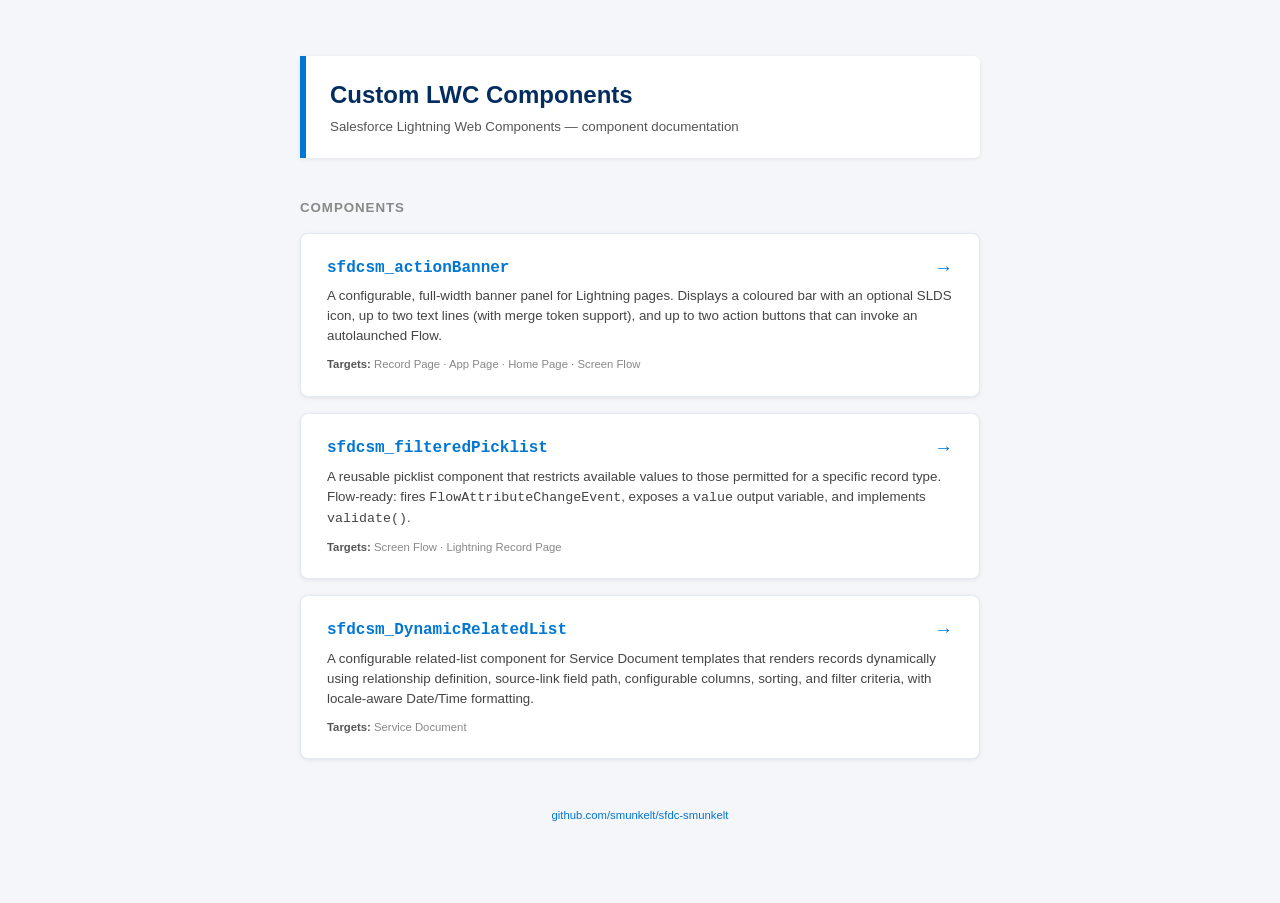
<file: documentation/index.html>
<!DOCTYPE html>
<html lang="en">
<head>
  <meta charset="UTF-8" />
  <meta name="viewport" content="width=device-width, initial-scale=1.0" />
  <title>Custom LWC Components – Documentation</title>
  <style>
    *, *::before, *::after { box-sizing: border-box; margin: 0; padding: 0; }

    body {
      font-family: 'Segoe UI', Arial, sans-serif;
      font-size: 10.5pt;
      color: #1b1b1b;
      background: #f4f6f9;
      line-height: 1.55;
      min-height: 100vh;
    }

    .page {
      max-width: 760px;
      margin: 0 auto;
      padding: 56px 40px 80px;
    }

    .header {
      border-left: 6px solid #0176d3;
      padding: 20px 24px;
      margin-bottom: 40px;
      background: #fff;
      border-radius: 0 6px 6px 0;
      box-shadow: 0 1px 4px rgba(0,0,0,.08);
    }

    .header h1 {
      font-size: 18pt;
      font-weight: 700;
      color: #032d60;
      margin-bottom: 4px;
    }

    .header p {
      font-size: 10pt;
      color: #555;
    }

    h2 {
      font-size: 10pt;
      font-weight: 700;
      text-transform: uppercase;
      letter-spacing: 0.07em;
      color: #888;
      margin-bottom: 14px;
    }

    .card-list {
      display: flex;
      flex-direction: column;
      gap: 16px;
    }

    .card {
      background: #fff;
      border-radius: 8px;
      box-shadow: 0 1px 4px rgba(0,0,0,.08);
      padding: 22px 26px;
      text-decoration: none;
      color: inherit;
      display: block;
      border: 1px solid #e2eaf3;
      transition: box-shadow 0.15s, border-color 0.15s;
    }

    .card:hover {
      box-shadow: 0 4px 14px rgba(1,118,211,.13);
      border-color: #0176d3;
    }

    .card-name {
      font-size: 12pt;
      font-weight: 700;
      color: #0176d3;
      margin-bottom: 6px;
      font-family: 'Consolas', monospace;
    }

    .card-desc {
      font-size: 10pt;
      color: #444;
      line-height: 1.5;
      margin-bottom: 10px;
    }

    .card-targets {
      font-size: 8.5pt;
      color: #888;
    }

    .card-targets strong {
      color: #555;
    }

    .arrow {
      float: right;
      font-size: 14pt;
      color: #0176d3;
      margin-top: -2px;
    }

    footer {
      margin-top: 48px;
      font-size: 8.5pt;
      color: #aaa;
      text-align: center;
    }

    footer a {
      color: #0176d3;
      text-decoration: none;
    }
  </style>
</head>
<body>
  <div class="page">

    <div class="header">
      <h1>Custom LWC Components</h1>
      <p>Salesforce Lightning Web Components — component documentation</p>
    </div>

    <h2>Components</h2>

    <div class="card-list">

      <a class="card" href="sfdcsm_actionBanner-documentation.html">
        <span class="arrow">→</span>
        <div class="card-name">sfdcsm_actionBanner</div>
        <div class="card-desc">
          A configurable, full-width banner panel for Lightning pages. Displays a coloured bar with
          an optional SLDS icon, up to two text lines (with merge token support), and up to two
          action buttons that can invoke an autolaunched Flow.
        </div>
        <div class="card-targets"><strong>Targets:</strong> Record Page · App Page · Home Page · Screen Flow</div>
      </a>

      <a class="card" href="sfdcsm_filteredPicklist-documentation.html">
        <span class="arrow">→</span>
        <div class="card-name">sfdcsm_filteredPicklist</div>
        <div class="card-desc">
          A reusable picklist component that restricts available values to those permitted for a
          specific record type. Flow-ready: fires <code>FlowAttributeChangeEvent</code>, exposes a
          <code>value</code> output variable, and implements <code>validate()</code>.
        </div>
        <div class="card-targets"><strong>Targets:</strong> Screen Flow · Lightning Record Page</div>
      </a>

      <a class="card" href="sfdcsm_dynamicRelatedList-documentation.html">
        <span class="arrow">→</span>
        <div class="card-name">sfdcsm_DynamicRelatedList</div>
        <div class="card-desc">
          A configurable related-list component for Service Document templates that renders records
          dynamically using relationship definition, source-link field path, configurable columns,
          sorting, and filter criteria, with locale-aware Date/Time formatting.
        </div>
        <div class="card-targets"><strong>Targets:</strong> Service Document</div>
      </a>

    </div>

    <footer>
      <a href="https://github.com/smunkelt/sfdc-smunkelt">github.com/smunkelt/sfdc-smunkelt</a>
    </footer>

  </div>
</body>
</html>
</file>
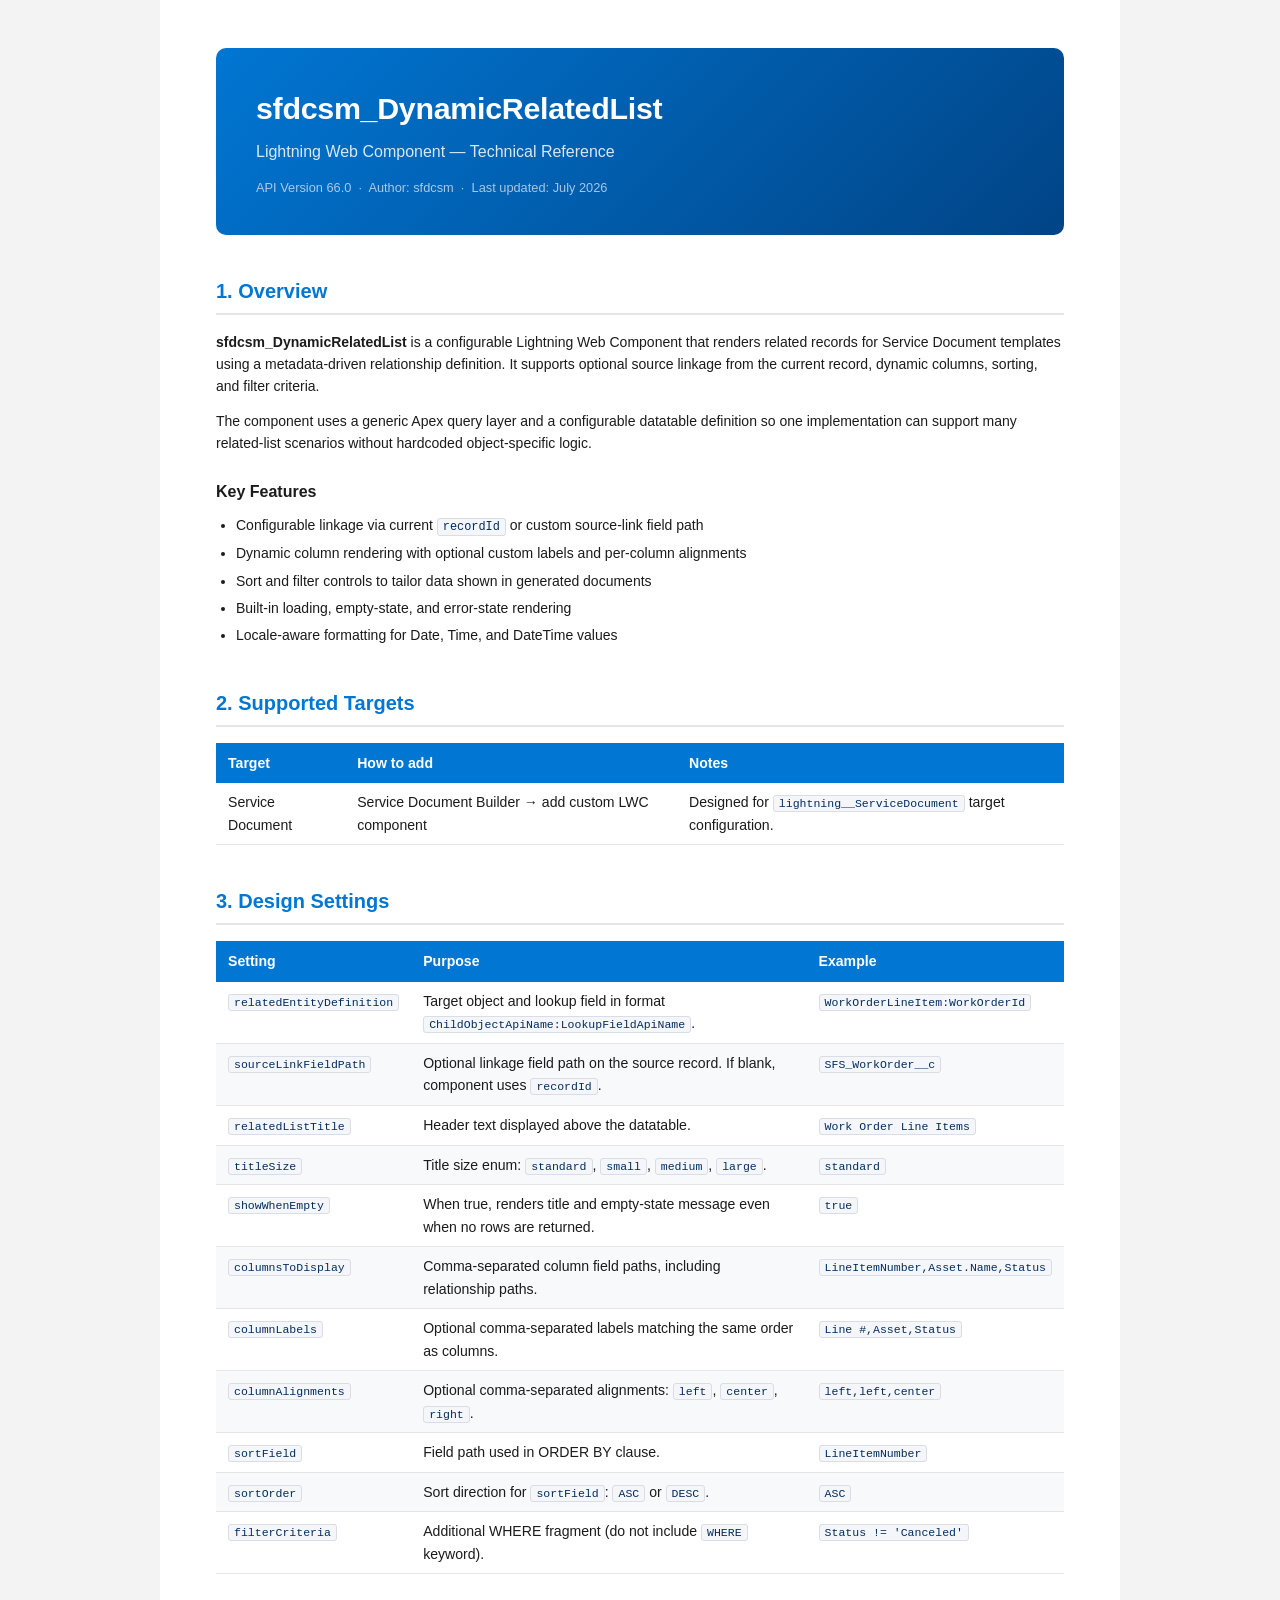
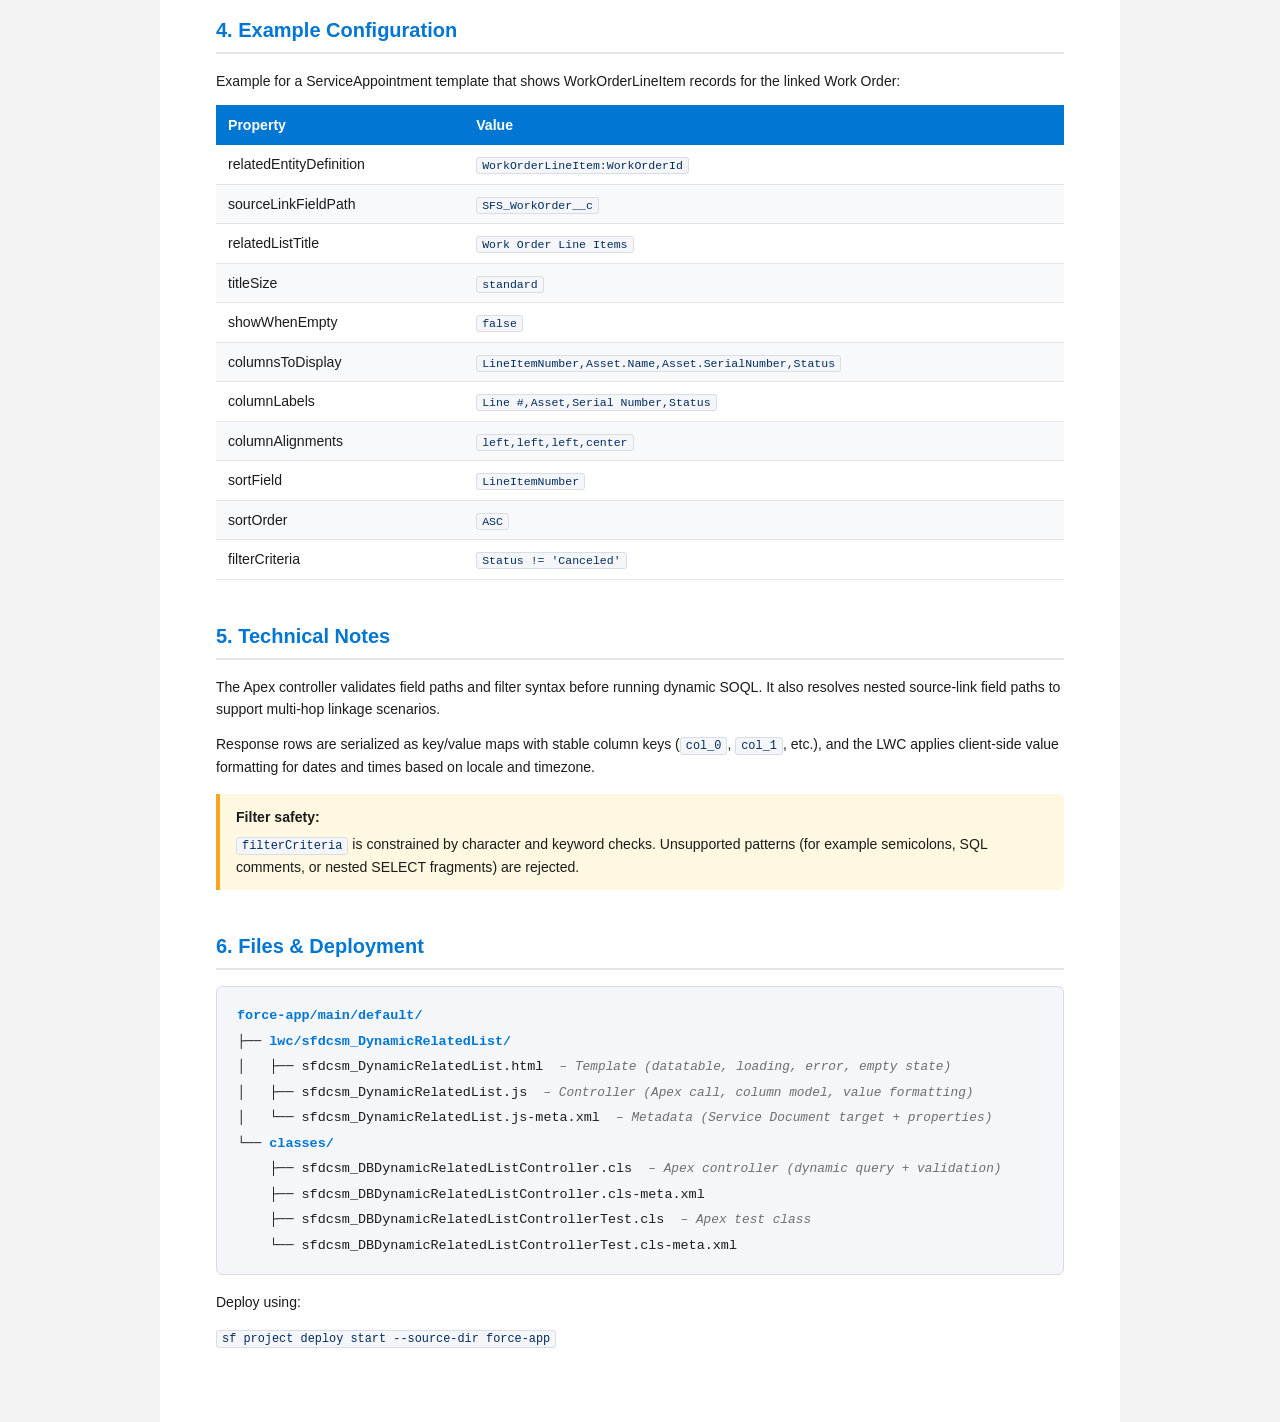
<file: documentation/sfdcsm_dynamicRelatedList-documentation.html>
<!DOCTYPE html>
<html lang="en">
<head>
<meta charset="UTF-8"/>
<meta name="viewport" content="width=device-width, initial-scale=1.0"/>
<title>sfdcsm_DynamicRelatedList — Technical Documentation</title>
<style>
  /* ── Base ─────────────────────────────────────────────────────────────────── */
  *, *::before, *::after { box-sizing: border-box; margin: 0; padding: 0; }
  body {
    font-family: 'Salesforce Sans', Arial, sans-serif;
    font-size: 14px;
    line-height: 1.6;
    color: #1b1b1b;
    background: #f3f3f3;
  }

  /* ── Page wrapper ─────────────────────────────────────────────────────────── */
  .page { max-width: 960px; margin: 0 auto; background: #fff; padding: 48px 56px 64px; }

  /* ── Header ───────────────────────────────────────────────────────────────── */
  .doc-header {
    background: linear-gradient(135deg, #0176d3 0%, #014486 100%);
    color: #fff;
    padding: 36px 40px;
    border-radius: 10px;
    margin-bottom: 40px;
  }
  .doc-header h1 { font-size: 1.9rem; font-weight: 700; letter-spacing: -0.3px; }
  .doc-header .subtitle { font-size: 1rem; opacity: 0.85; margin-top: 6px; }
  .doc-header .meta { font-size: 0.8rem; opacity: 0.65; margin-top: 14px; }

  /* ── Headings ─────────────────────────────────────────────────────────────── */
  h2 {
    font-size: 1.25rem; font-weight: 700; color: #0176d3;
    border-bottom: 2px solid #e5e5e5; padding-bottom: 6px;
    margin: 40px 0 16px;
  }
  h3 { font-size: 1rem; font-weight: 700; color: #1b1b1b; margin: 24px 0 10px; }

  /* ── Paragraphs & lists ───────────────────────────────────────────────────── */
  p { margin-bottom: 12px; }
  ul, ol { margin: 0 0 12px 20px; }
  li { margin-bottom: 5px; }

  /* ── Code & inline code ───────────────────────────────────────────────────── */
  code {
    font-family: 'SFMono-Regular', Consolas, monospace;
    font-size: 0.85em;
    background: #f4f6f9;
    border: 1px solid #d8dde6;
    border-radius: 3px;
    padding: 1px 5px;
    color: #032d60;
  }

  /* ── Tables ───────────────────────────────────────────────────────────────── */
  table { width: 100%; border-collapse: collapse; margin-bottom: 20px; font-size: 0.88rem; }
  th {
    background: #0176d3; color: #fff; font-weight: 600;
    text-align: left; padding: 9px 12px;
  }
  td { padding: 8px 12px; border-bottom: 1px solid #e5e5e5; vertical-align: top; }
  tr:nth-child(even) td { background: #f8f9fb; }
  td code { font-size: 0.82em; }

  /* ── Note / callout ───────────────────────────────────────────────────────── */
  .note {
    background: #eff6ff;
    border-left: 4px solid #0176d3;
    border-radius: 0 6px 6px 0;
    padding: 12px 16px;
    margin: 16px 0;
    font-size: 0.88rem;
  }
  .note.warn {
    background: #fff8e1;
    border-left-color: #f5a623;
  }
  .note strong { display: block; margin-bottom: 4px; }

  /* ── File tree ────────────────────────────────────────────────────────────── */
  .filetree {
    font-family: 'SFMono-Regular', Consolas, monospace;
    font-size: 0.84rem;
    background: #f4f6f9;
    border: 1px solid #d8dde6;
    border-radius: 6px;
    padding: 16px 20px;
    line-height: 1.9;
    margin-bottom: 16px;
  }
  .filetree .dir  { color: #0176d3; font-weight: 700; }
  .filetree .file { color: #1b1b1b; }
  .filetree .note { background: none; border: none; padding: 0;
                    color: #6e6e6e; font-style: italic; font-size: 0.8rem; }

  /* ── Print ────────────────────────────────────────────────────────────────── */
  @media print {
    *, *::before, *::after {
      -webkit-print-color-adjust: exact !important;
      print-color-adjust: exact !important;
      color-adjust: exact !important;
    }
    body { background: #fff; font-size: 11pt; }
    .page { padding: 0; max-width: 100%; }
    h2 { page-break-after: avoid; }
    table, .note, .filetree { page-break-inside: avoid; }
  }
</style>
</head>
<body>
<div class="page">

  <div class="doc-header">
    <h1>sfdcsm_DynamicRelatedList</h1>
    <div class="subtitle">Lightning Web Component — Technical Reference</div>
    <div class="meta">API Version 66.0 &nbsp;·&nbsp; Author: sfdcsm &nbsp;·&nbsp; Last updated: July 2026</div>
  </div>

  <h2>1. Overview</h2>
  <p>
    <strong>sfdcsm_DynamicRelatedList</strong> is a configurable Lightning Web Component that renders
    related records for Service Document templates using a metadata-driven relationship definition.
    It supports optional source linkage from the current record, dynamic columns, sorting, and filter criteria.
  </p>
  <p>
    The component uses a generic Apex query layer and a configurable datatable definition so one implementation
    can support many related-list scenarios without hardcoded object-specific logic.
  </p>

  <h3>Key Features</h3>
  <ul>
    <li>Configurable linkage via current <code>recordId</code> or custom source-link field path</li>
    <li>Dynamic column rendering with optional custom labels and per-column alignments</li>
    <li>Sort and filter controls to tailor data shown in generated documents</li>
    <li>Built-in loading, empty-state, and error-state rendering</li>
    <li>Locale-aware formatting for Date, Time, and DateTime values</li>
  </ul>

  <h2>2. Supported Targets</h2>
  <table>
    <thead>
      <tr><th>Target</th><th>How to add</th><th>Notes</th></tr>
    </thead>
    <tbody>
      <tr>
        <td>Service Document</td>
        <td>Service Document Builder → add custom LWC component</td>
        <td>Designed for <code>lightning__ServiceDocument</code> target configuration.</td>
      </tr>
    </tbody>
  </table>

  <h2>3. Design Settings</h2>
  <table>
    <thead>
      <tr><th>Setting</th><th>Purpose</th><th>Example</th></tr>
    </thead>
    <tbody>
      <tr>
        <td><code>relatedEntityDefinition</code></td>
        <td>Target object and lookup field in format <code>ChildObjectApiName:LookupFieldApiName</code>.</td>
        <td><code>WorkOrderLineItem:WorkOrderId</code></td>
      </tr>
      <tr>
        <td><code>sourceLinkFieldPath</code></td>
        <td>Optional linkage field path on the source record. If blank, component uses <code>recordId</code>.</td>
        <td><code>SFS_WorkOrder__c</code></td>
      </tr>
      <tr>
        <td><code>relatedListTitle</code></td>
        <td>Header text displayed above the datatable.</td>
        <td><code>Work Order Line Items</code></td>
      </tr>
      <tr>
        <td><code>titleSize</code></td>
        <td>Title size enum: <code>standard</code>, <code>small</code>, <code>medium</code>, <code>large</code>.</td>
        <td><code>standard</code></td>
      </tr>
      <tr>
        <td><code>showWhenEmpty</code></td>
        <td>When true, renders title and empty-state message even when no rows are returned.</td>
        <td><code>true</code></td>
      </tr>
      <tr>
        <td><code>columnsToDisplay</code></td>
        <td>Comma-separated column field paths, including relationship paths.</td>
        <td><code>LineItemNumber,Asset.Name,Status</code></td>
      </tr>
      <tr>
        <td><code>columnLabels</code></td>
        <td>Optional comma-separated labels matching the same order as columns.</td>
        <td><code>Line #,Asset,Status</code></td>
      </tr>
      <tr>
        <td><code>columnAlignments</code></td>
        <td>Optional comma-separated alignments: <code>left</code>, <code>center</code>, <code>right</code>.</td>
        <td><code>left,left,center</code></td>
      </tr>
      <tr>
        <td><code>sortField</code></td>
        <td>Field path used in ORDER BY clause.</td>
        <td><code>LineItemNumber</code></td>
      </tr>
      <tr>
        <td><code>sortOrder</code></td>
        <td>Sort direction for <code>sortField</code>: <code>ASC</code> or <code>DESC</code>.</td>
        <td><code>ASC</code></td>
      </tr>
      <tr>
        <td><code>filterCriteria</code></td>
        <td>Additional WHERE fragment (do not include <code>WHERE</code> keyword).</td>
        <td><code>Status != 'Canceled'</code></td>
      </tr>
    </tbody>
  </table>

  <h2>4. Example Configuration</h2>
  <p>
    Example for a ServiceAppointment template that shows WorkOrderLineItem records for the linked Work Order:
  </p>
  <table>
    <thead>
      <tr><th>Property</th><th>Value</th></tr>
    </thead>
    <tbody>
      <tr><td>relatedEntityDefinition</td><td><code>WorkOrderLineItem:WorkOrderId</code></td></tr>
      <tr><td>sourceLinkFieldPath</td><td><code>SFS_WorkOrder__c</code></td></tr>
      <tr><td>relatedListTitle</td><td><code>Work Order Line Items</code></td></tr>
      <tr><td>titleSize</td><td><code>standard</code></td></tr>
      <tr><td>showWhenEmpty</td><td><code>false</code></td></tr>
      <tr><td>columnsToDisplay</td><td><code>LineItemNumber,Asset.Name,Asset.SerialNumber,Status</code></td></tr>
      <tr><td>columnLabels</td><td><code>Line #,Asset,Serial Number,Status</code></td></tr>
      <tr><td>columnAlignments</td><td><code>left,left,left,center</code></td></tr>
      <tr><td>sortField</td><td><code>LineItemNumber</code></td></tr>
      <tr><td>sortOrder</td><td><code>ASC</code></td></tr>
      <tr><td>filterCriteria</td><td><code>Status != 'Canceled'</code></td></tr>
    </tbody>
  </table>

  <h2>5. Technical Notes</h2>
  <p>
    The Apex controller validates field paths and filter syntax before running dynamic SOQL. It also resolves
    nested source-link field paths to support multi-hop linkage scenarios.
  </p>
  <p>
    Response rows are serialized as key/value maps with stable column keys (<code>col_0</code>, <code>col_1</code>, etc.),
    and the LWC applies client-side value formatting for dates and times based on locale and timezone.
  </p>
  <div class="note warn">
    <strong>Filter safety:</strong> <code>filterCriteria</code> is constrained by character and keyword checks.
    Unsupported patterns (for example semicolons, SQL comments, or nested SELECT fragments) are rejected.
  </div>

  <h2>6. Files &amp; Deployment</h2>
  <div class="filetree">
    <span class="dir">force-app/main/default/</span><br/>
    ├── <span class="dir">lwc/sfdcsm_DynamicRelatedList/</span><br/>
    │&nbsp;&nbsp;&nbsp;├── <span class="file">sfdcsm_DynamicRelatedList.html</span> &nbsp;<span class="note">– Template (datatable, loading, error, empty state)</span><br/>
    │&nbsp;&nbsp;&nbsp;├── <span class="file">sfdcsm_DynamicRelatedList.js</span> &nbsp;<span class="note">– Controller (Apex call, column model, value formatting)</span><br/>
    │&nbsp;&nbsp;&nbsp;└── <span class="file">sfdcsm_DynamicRelatedList.js-meta.xml</span> &nbsp;<span class="note">– Metadata (Service Document target + properties)</span><br/>
    └── <span class="dir">classes/</span><br/>
    &nbsp;&nbsp;&nbsp;&nbsp;├── <span class="file">sfdcsm_DBDynamicRelatedListController.cls</span> &nbsp;<span class="note">– Apex controller (dynamic query + validation)</span><br/>
    &nbsp;&nbsp;&nbsp;&nbsp;├── <span class="file">sfdcsm_DBDynamicRelatedListController.cls-meta.xml</span><br/>
    &nbsp;&nbsp;&nbsp;&nbsp;├── <span class="file">sfdcsm_DBDynamicRelatedListControllerTest.cls</span> &nbsp;<span class="note">– Apex test class</span><br/>
    &nbsp;&nbsp;&nbsp;&nbsp;└── <span class="file">sfdcsm_DBDynamicRelatedListControllerTest.cls-meta.xml</span>
  </div>
  <p>Deploy using:</p>
  <p><code>sf project deploy start --source-dir force-app</code></p>

</div>
</body>
</html>
</file>
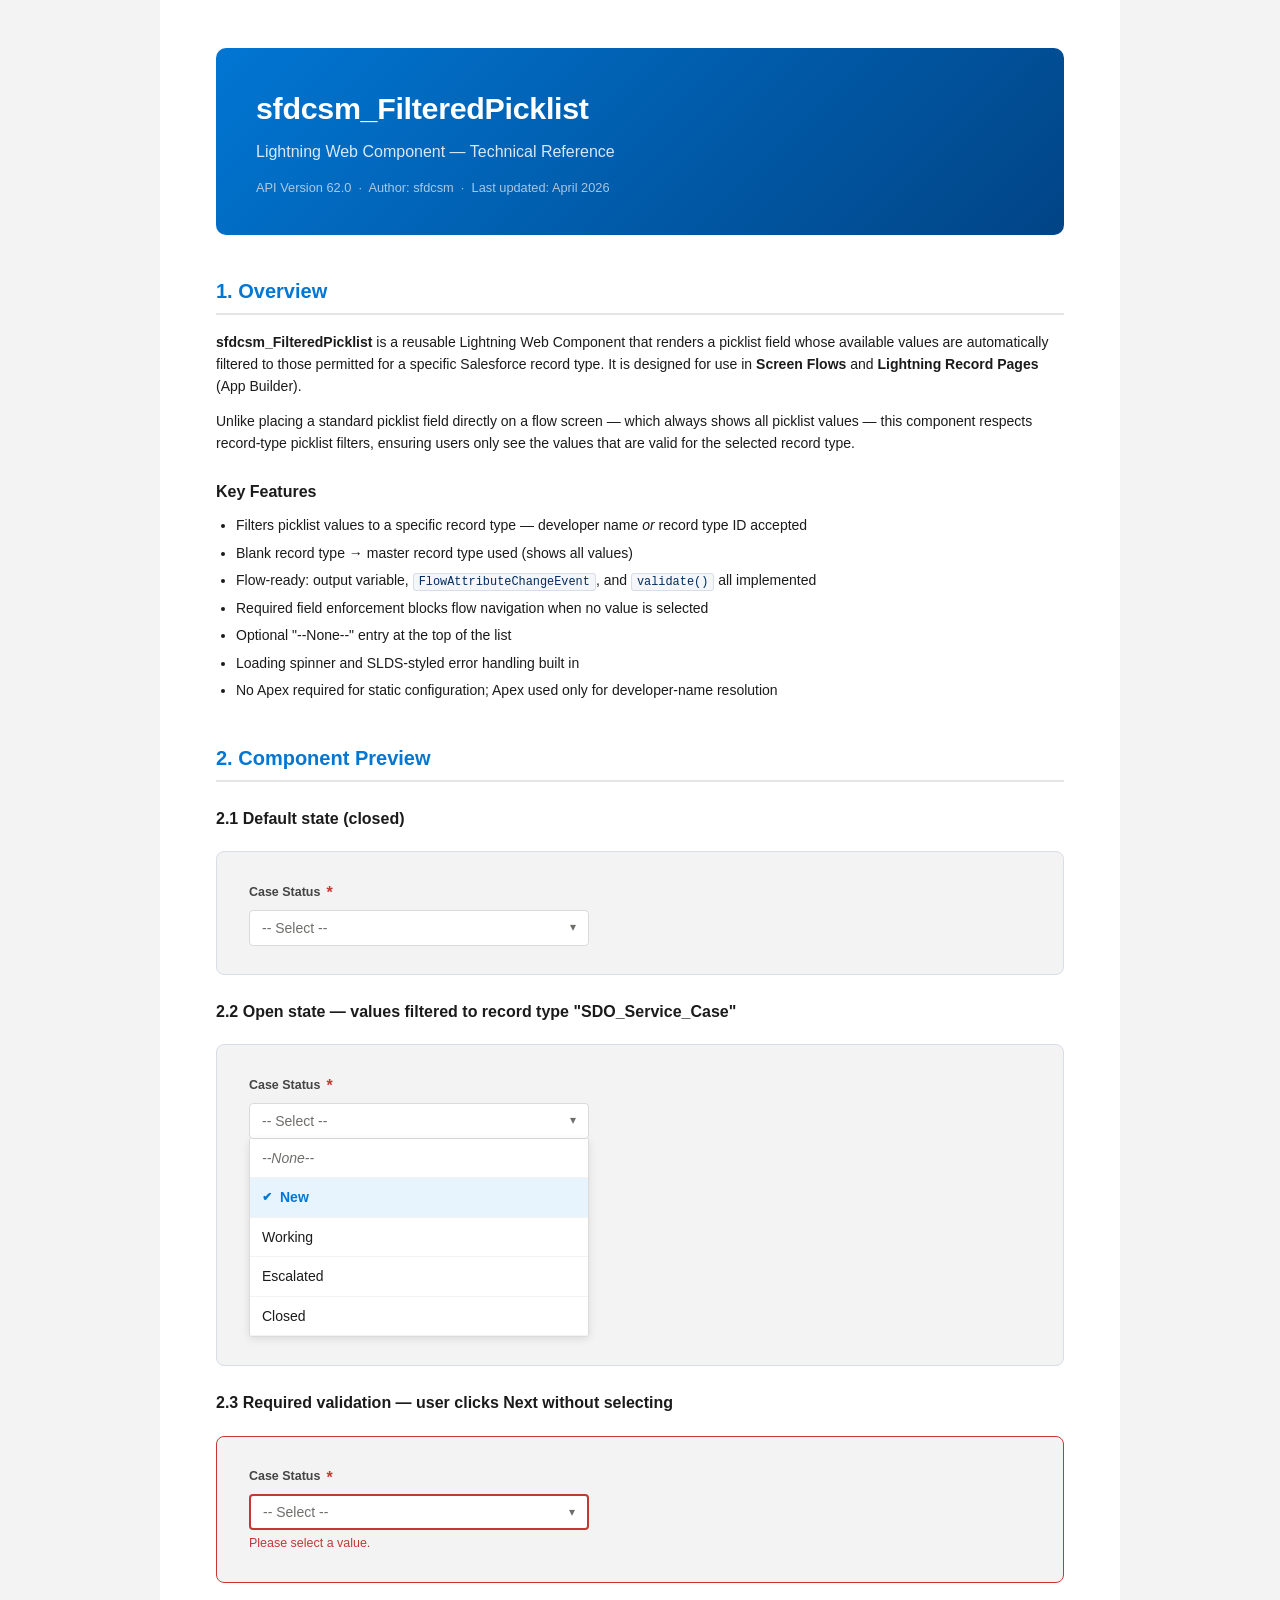
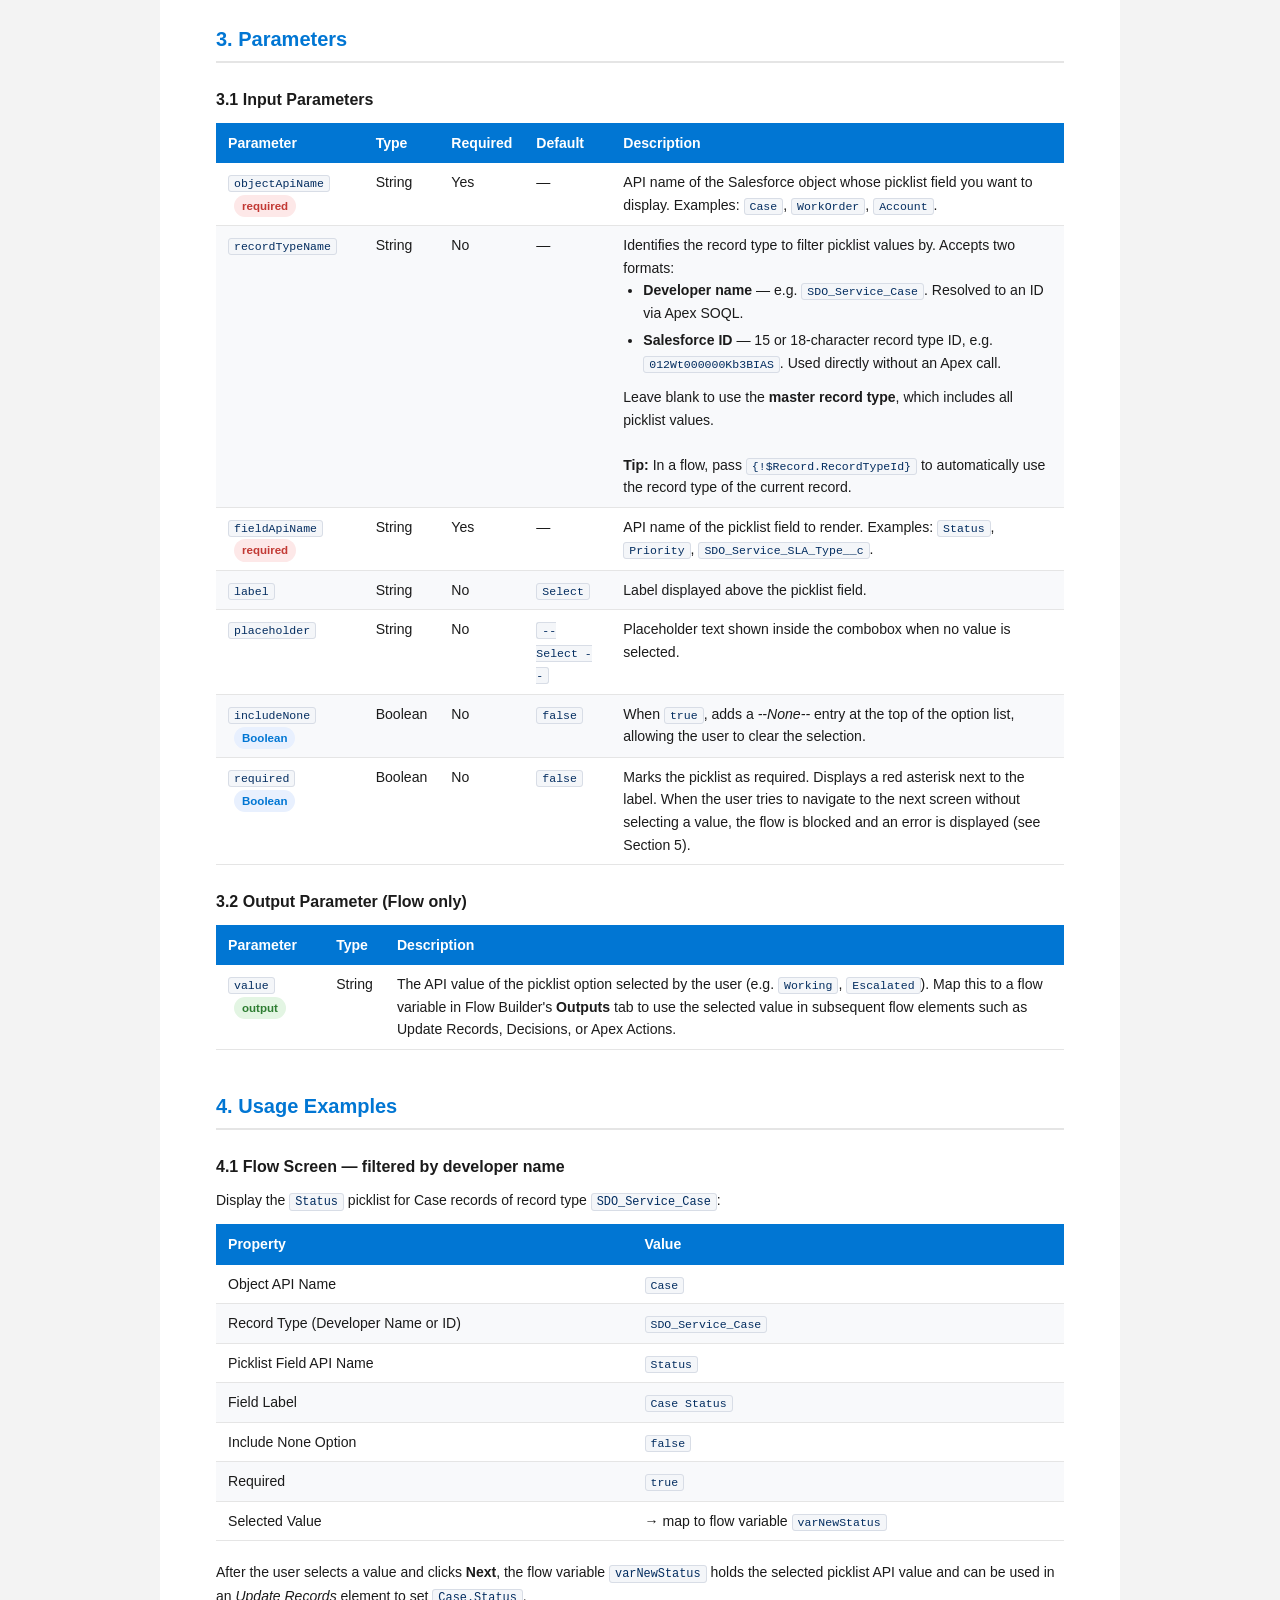
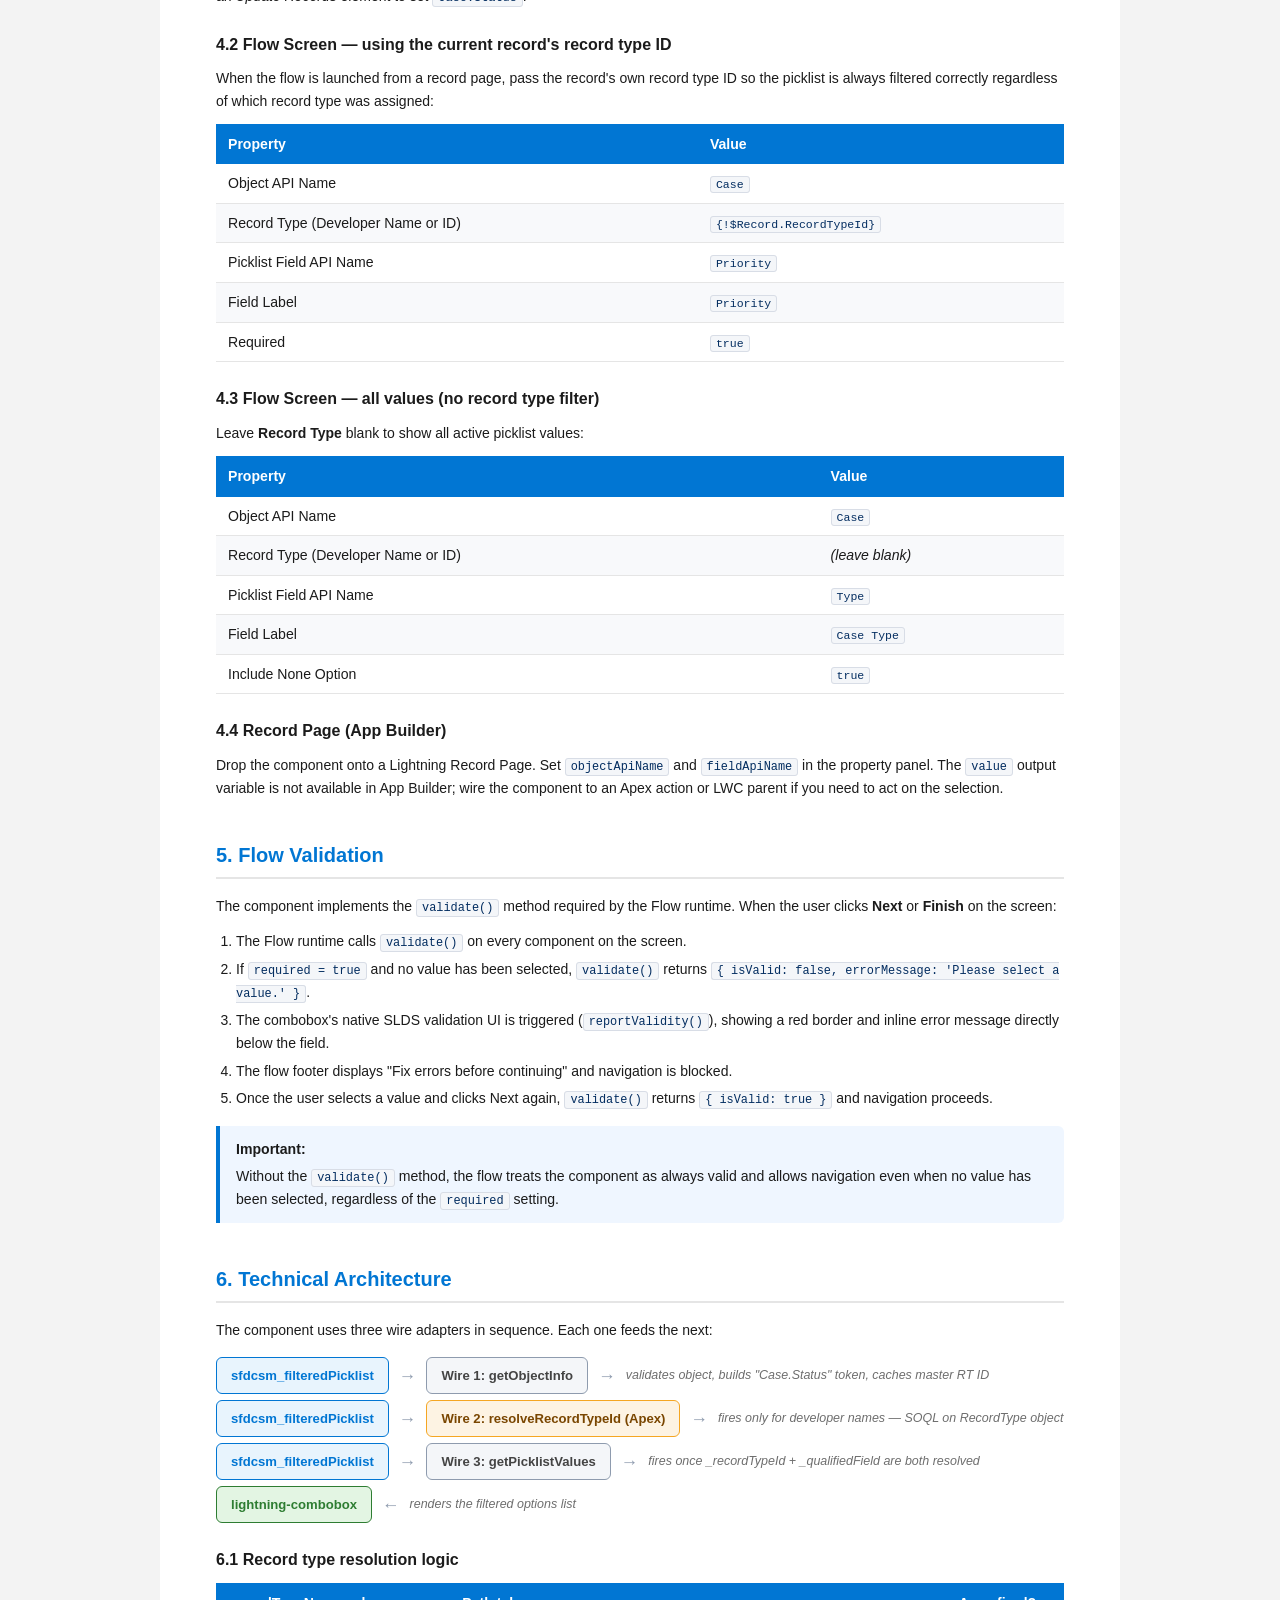
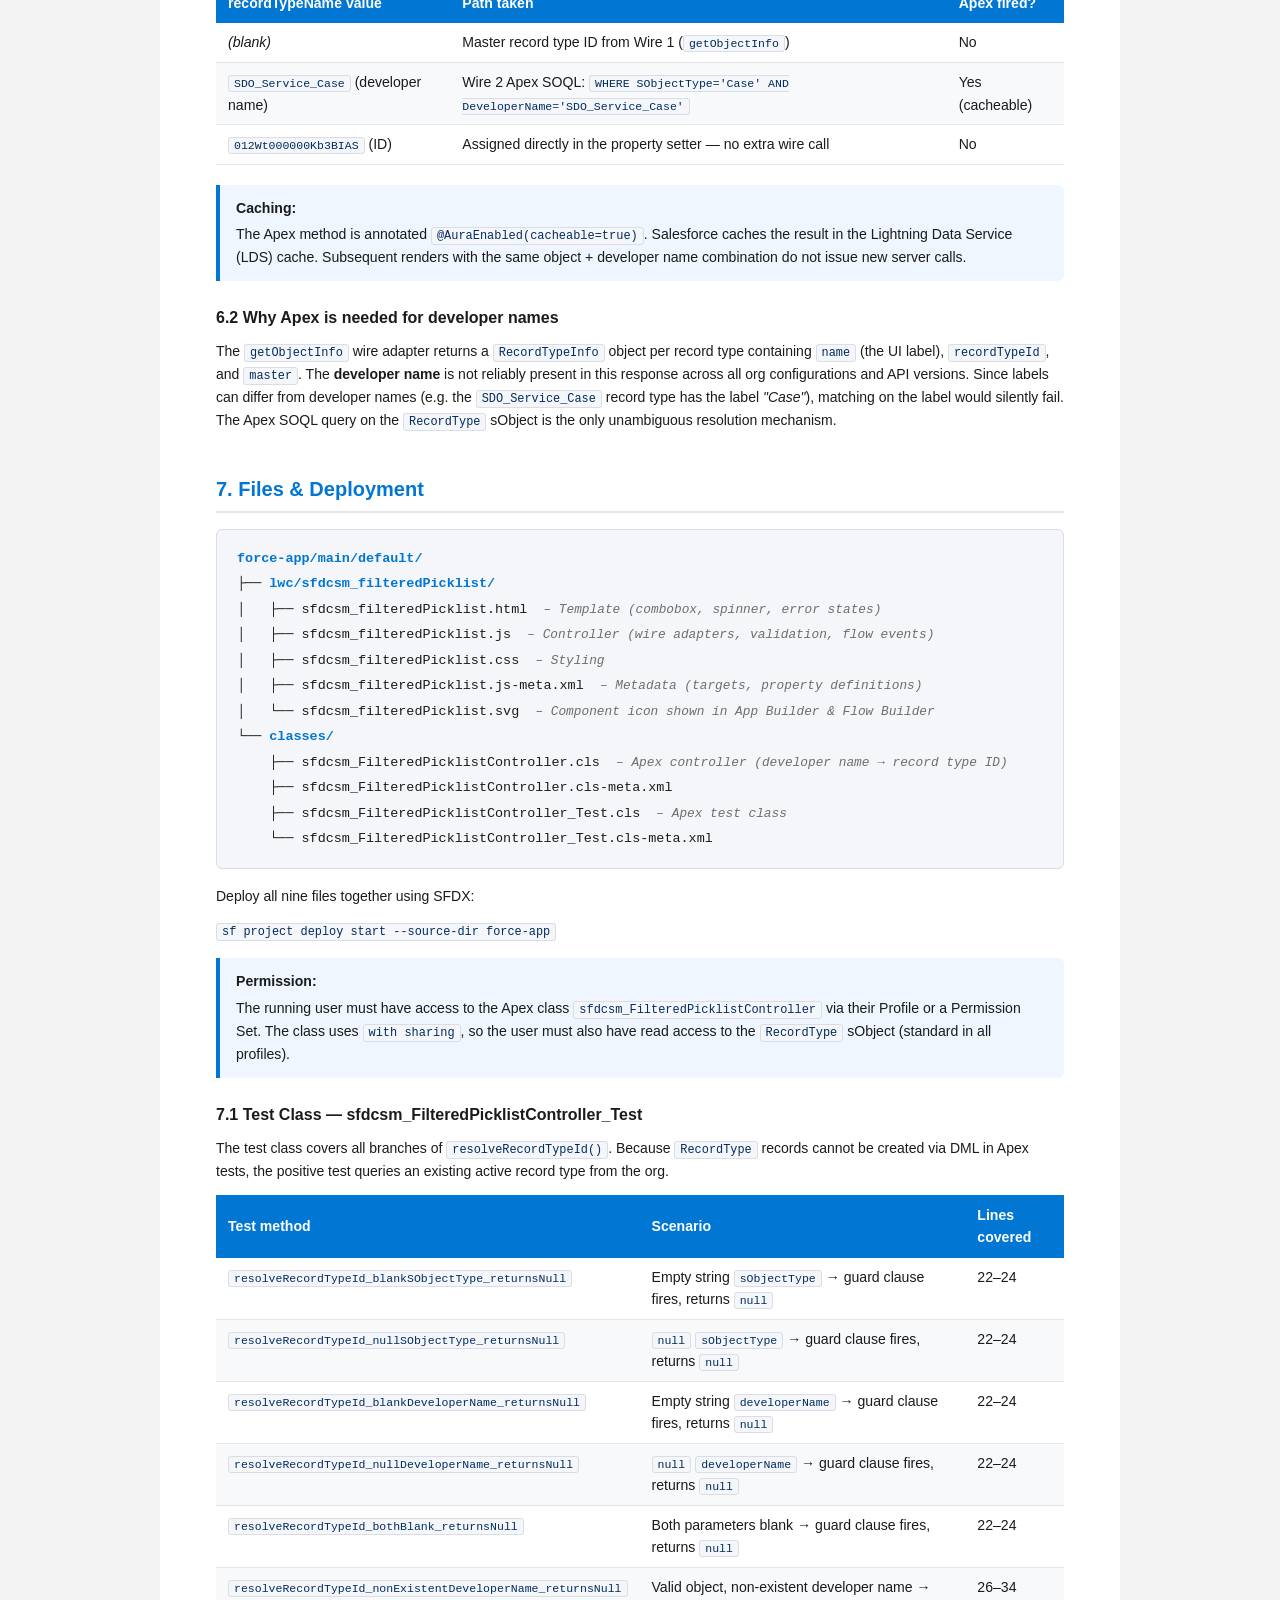
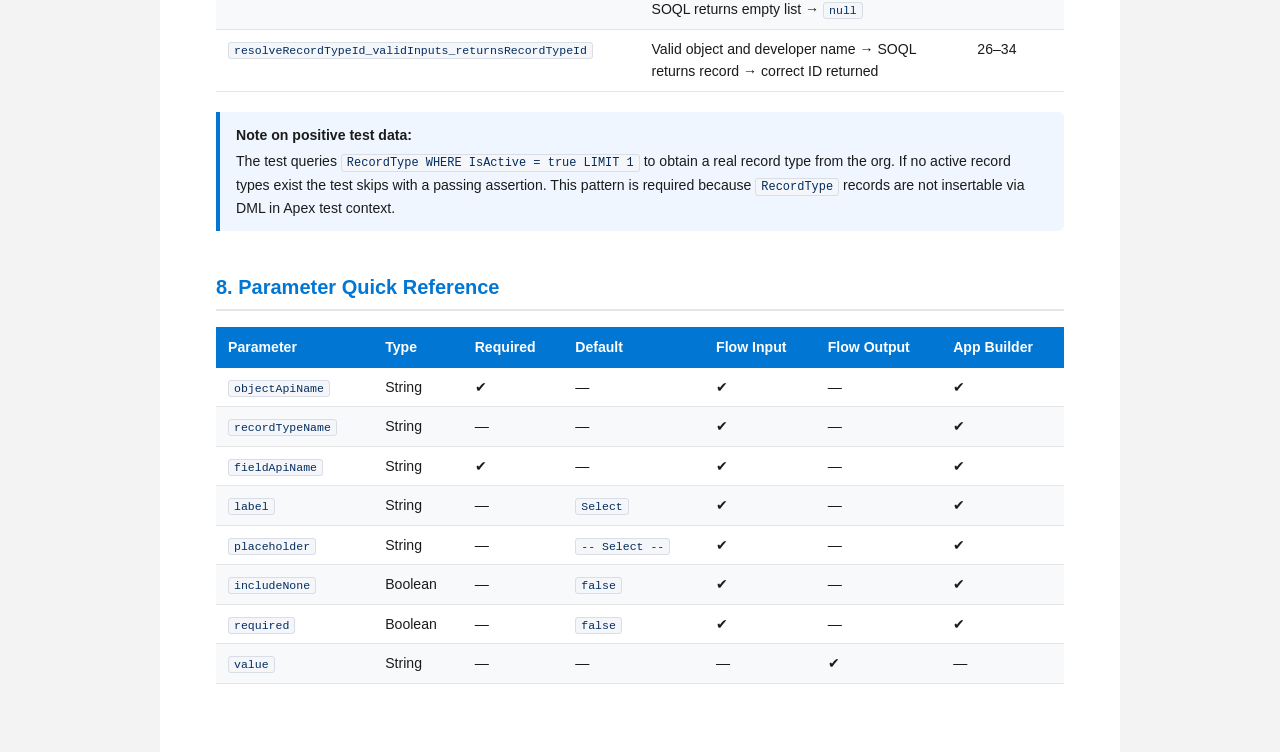
<file: documentation/sfdcsm_filteredPicklist-documentation.html>
<!DOCTYPE html>
<html lang="en">
<head>
<meta charset="UTF-8"/>
<meta name="viewport" content="width=device-width, initial-scale=1.0"/>
<title>sfdcsm_FilteredPicklist — Technical Documentation</title>
<style>
  /* ── Base ─────────────────────────────────────────────────────────────────── */
  *, *::before, *::after { box-sizing: border-box; margin: 0; padding: 0; }
  body {
    font-family: 'Salesforce Sans', Arial, sans-serif;
    font-size: 14px;
    line-height: 1.6;
    color: #1b1b1b;
    background: #f3f3f3;
  }

  /* ── Page wrapper ─────────────────────────────────────────────────────────── */
  .page { max-width: 960px; margin: 0 auto; background: #fff; padding: 48px 56px 64px; }

  /* ── Header ───────────────────────────────────────────────────────────────── */
  .doc-header {
    background: linear-gradient(135deg, #0176d3 0%, #014486 100%);
    color: #fff;
    padding: 36px 40px;
    border-radius: 10px;
    margin-bottom: 40px;
  }
  .doc-header h1 { font-size: 1.9rem; font-weight: 700; letter-spacing: -0.3px; }
  .doc-header .subtitle { font-size: 1rem; opacity: 0.85; margin-top: 6px; }
  .doc-header .meta { font-size: 0.8rem; opacity: 0.65; margin-top: 14px; }

  /* ── Headings ─────────────────────────────────────────────────────────────── */
  h2 {
    font-size: 1.25rem; font-weight: 700; color: #0176d3;
    border-bottom: 2px solid #e5e5e5; padding-bottom: 6px;
    margin: 40px 0 16px;
  }
  h3 { font-size: 1rem; font-weight: 700; color: #1b1b1b; margin: 24px 0 10px; }

  /* ── Paragraphs & lists ───────────────────────────────────────────────────── */
  p { margin-bottom: 12px; }
  ul, ol { margin: 0 0 12px 20px; }
  li { margin-bottom: 5px; }

  /* ── Code & inline code ───────────────────────────────────────────────────── */
  code {
    font-family: 'SFMono-Regular', Consolas, monospace;
    font-size: 0.85em;
    background: #f4f6f9;
    border: 1px solid #d8dde6;
    border-radius: 3px;
    padding: 1px 5px;
    color: #032d60;
  }
  pre {
    background: #f4f6f9;
    border: 1px solid #d8dde6;
    border-radius: 6px;
    padding: 16px 18px;
    overflow-x: auto;
    margin-bottom: 16px;
  }
  pre code { background: none; border: none; padding: 0; font-size: 0.83rem; color: #032d60; }

  /* ── Tables ───────────────────────────────────────────────────────────────── */
  table { width: 100%; border-collapse: collapse; margin-bottom: 20px; font-size: 0.88rem; }
  th {
    background: #0176d3; color: #fff; font-weight: 600;
    text-align: left; padding: 9px 12px;
  }
  td { padding: 8px 12px; border-bottom: 1px solid #e5e5e5; vertical-align: top; }
  tr:nth-child(even) td { background: #f8f9fb; }
  td code { font-size: 0.82em; }

  /* ── Note / callout ───────────────────────────────────────────────────────── */
  .note {
    background: #eff6ff;
    border-left: 4px solid #0176d3;
    border-radius: 0 6px 6px 0;
    padding: 12px 16px;
    margin: 16px 0;
    font-size: 0.88rem;
  }
  .note.warn {
    background: #fff8e1;
    border-left-color: #f5a623;
  }
  .note strong { display: block; margin-bottom: 4px; }

  /* ── File tree ────────────────────────────────────────────────────────────── */
  .filetree {
    font-family: 'SFMono-Regular', Consolas, monospace;
    font-size: 0.84rem;
    background: #f4f6f9;
    border: 1px solid #d8dde6;
    border-radius: 6px;
    padding: 16px 20px;
    line-height: 1.9;
    margin-bottom: 16px;
  }
  .filetree .dir  { color: #0176d3; font-weight: 700; }
  .filetree .file { color: #1b1b1b; }
  .filetree .note { background: none; border: none; padding: 0;
                    color: #6e6e6e; font-style: italic; font-size: 0.8rem; }

  /* ── Badge pills ──────────────────────────────────────────────────────────── */
  .badge {
    display: inline-block; font-size: 0.72rem; font-weight: 700;
    padding: 2px 8px; border-radius: 12px; margin-left: 6px;
    vertical-align: middle;
  }
  .badge-req  { background: #fde8e8; color: #c23934; }
  .badge-out  { background: #e3f5e3; color: #2e7d32; }
  .badge-bool { background: #e8f0fe; color: #0176d3; }

  /* ── Component preview mock ───────────────────────────────────────────────── */
  .preview-wrap {
    background: #f3f3f3;
    border: 1px solid #d8dde6;
    border-radius: 8px;
    padding: 28px 32px;
    margin: 20px 0;
  }
  .preview-label {
    font-size: 0.78rem; font-weight: 600; color: #444; margin-bottom: 4px;
    display: flex; align-items: center; gap: 6px;
  }
  .preview-label .req-star { color: #c23934; font-size: 1rem; }
  .preview-combobox {
    display: flex;
    align-items: center;
    background: #fff;
    border: 1px solid #dddbda;
    border-radius: 4px;
    padding: 0 12px;
    height: 36px;
    width: 340px;
    cursor: pointer;
    font-size: 0.875rem;
    color: #706e6b;
    justify-content: space-between;
  }
  .preview-combobox .chevron { color: #706e6b; font-size: 0.75rem; }
  .preview-dropdown {
    width: 340px;
    background: #fff;
    border: 1px solid #dddbda;
    border-top: none;
    border-radius: 0 0 4px 4px;
    font-size: 0.875rem;
    box-shadow: 0 2px 8px rgba(0,0,0,0.1);
  }
  .preview-option {
    padding: 8px 12px;
    border-bottom: 1px solid #f3f3f3;
    color: #1b1b1b;
    display: flex;
    align-items: center;
    gap: 8px;
  }
  .preview-option.selected { background: #e8f4fd; font-weight: 600; color: #0176d3; }
  .preview-option .check { color: #0176d3; font-size: 0.75rem; }
  .preview-option.none-opt { color: #706e6b; font-style: italic; }

  /* ── Architecture diagram ─────────────────────────────────────────────────── */
  .arch-box {
    display: flex;
    flex-direction: column;
    gap: 6px;
    margin: 16px 0;
  }
  .arch-row {
    display: flex;
    align-items: center;
    gap: 10px;
    font-size: 0.85rem;
  }
  .arch-node {
    padding: 7px 14px;
    border-radius: 6px;
    font-weight: 600;
    white-space: nowrap;
    font-size: 0.82rem;
  }
  .arch-node.lwc   { background: #e8f4fd; border: 1px solid #0176d3; color: #0176d3; }
  .arch-node.wire  { background: #f4f6f9; border: 1px solid #8e9bae; color: #444; }
  .arch-node.apex  { background: #fdf3e3; border: 1px solid #f5a623; color: #7a4600; }
  .arch-node.plat  { background: #e3f5e3; border: 1px solid #2e7d32; color: #2e7d32; }
  .arch-arrow { color: #8e9bae; font-size: 1.1rem; }
  .arch-note  { color: #6e6e6e; font-style: italic; font-size: 0.78rem; }

  /* ── Print ────────────────────────────────────────────────────────────────── */
  @media print {
    *, *::before, *::after {
      -webkit-print-color-adjust: exact !important;
      print-color-adjust: exact !important;
      color-adjust: exact !important;
    }
    body { background: #fff; font-size: 11pt; }
    .page { padding: 0; max-width: 100%; }
    h2 { page-break-after: avoid; }
    table, pre, .note, .preview-wrap, .filetree { page-break-inside: avoid; }
  }
</style>
</head>
<body>
<div class="page">

  <!-- ══════════════════════════════════════════════════════════════════════════
       HEADER
  ═══════════════════════════════════════════════════════════════════════════ -->
  <div class="doc-header">
    <h1>sfdcsm_FilteredPicklist</h1>
    <div class="subtitle">Lightning Web Component — Technical Reference</div>
    <div class="meta">API Version 62.0 &nbsp;·&nbsp; Author: sfdcsm &nbsp;·&nbsp; Last updated: April 2026</div>
  </div>


  <!-- ══════════════════════════════════════════════════════════════════════════
       1. OVERVIEW
  ═══════════════════════════════════════════════════════════════════════════ -->
  <h2>1. Overview</h2>
  <p>
    <strong>sfdcsm_FilteredPicklist</strong> is a reusable Lightning Web Component that renders
    a picklist field whose available values are automatically filtered to those permitted
    for a specific Salesforce record type. It is designed for use in <strong>Screen Flows</strong>
    and <strong>Lightning Record Pages</strong> (App Builder).
  </p>
  <p>
    Unlike placing a standard picklist field directly on a flow screen — which always shows
    all picklist values — this component respects record-type picklist filters, ensuring
    users only see the values that are valid for the selected record type.
  </p>

  <h3>Key Features</h3>
  <ul>
    <li>Filters picklist values to a specific record type — developer name <em>or</em> record type ID accepted</li>
    <li>Blank record type → master record type used (shows all values)</li>
    <li>Flow-ready: output variable, <code>FlowAttributeChangeEvent</code>, and <code>validate()</code> all implemented</li>
    <li>Required field enforcement blocks flow navigation when no value is selected</li>
    <li>Optional "--None--" entry at the top of the list</li>
    <li>Loading spinner and SLDS-styled error handling built in</li>
    <li>No Apex required for static configuration; Apex used only for developer-name resolution</li>
  </ul>


  <!-- ══════════════════════════════════════════════════════════════════════════
       2. COMPONENT PREVIEW
  ═══════════════════════════════════════════════════════════════════════════ -->
  <h2>2. Component Preview</h2>

  <h3>2.1 Default state (closed)</h3>
  <div class="preview-wrap">
    <div class="preview-label">Case Status <span class="req-star">*</span></div>
    <div class="preview-combobox">
      <span>-- Select --</span>
      <span class="chevron">▾</span>
    </div>
  </div>

  <h3>2.2 Open state — values filtered to record type "SDO_Service_Case"</h3>
  <div class="preview-wrap">
    <div class="preview-label">Case Status <span class="req-star">*</span></div>
    <div class="preview-combobox">
      <span>-- Select --</span>
      <span class="chevron">▾</span>
    </div>
    <div class="preview-dropdown">
      <div class="preview-option none-opt">--None--</div>
      <div class="preview-option selected"><span class="check">✔</span> New</div>
      <div class="preview-option">Working</div>
      <div class="preview-option">Escalated</div>
      <div class="preview-option">Closed</div>
    </div>
  </div>

  <h3>2.3 Required validation — user clicks Next without selecting</h3>
  <div class="preview-wrap" style="border-color:#c23934;">
    <div class="preview-label">Case Status <span class="req-star">*</span></div>
    <div class="preview-combobox" style="border-color:#c23934; border-width:2px;">
      <span style="color:#706e6b;">-- Select --</span>
      <span class="chevron">▾</span>
    </div>
    <div style="color:#c23934; font-size:0.78rem; margin-top:4px;">Please select a value.</div>
  </div>


  <!-- ══════════════════════════════════════════════════════════════════════════
       3. PARAMETERS
  ═══════════════════════════════════════════════════════════════════════════ -->
  <h2>3. Parameters</h2>

  <h3>3.1 Input Parameters</h3>
  <table>
    <thead>
      <tr>
        <th>Parameter</th>
        <th>Type</th>
        <th>Required</th>
        <th>Default</th>
        <th>Description</th>
      </tr>
    </thead>
    <tbody>
      <tr>
        <td><code>objectApiName</code> <span class="badge badge-req">required</span></td>
        <td>String</td>
        <td>Yes</td>
        <td>—</td>
        <td>
          API name of the Salesforce object whose picklist field you want to display.
          Examples: <code>Case</code>, <code>WorkOrder</code>, <code>Account</code>.
        </td>
      </tr>
      <tr>
        <td><code>recordTypeName</code></td>
        <td>String</td>
        <td>No</td>
        <td>—</td>
        <td>
          Identifies the record type to filter picklist values by. Accepts two formats:
          <ul>
            <li><strong>Developer name</strong> — e.g. <code>SDO_Service_Case</code>. Resolved to an ID via Apex SOQL.</li>
            <li><strong>Salesforce ID</strong> — 15 or 18-character record type ID, e.g. <code>012Wt000000Kb3BIAS</code>. Used directly without an Apex call.</li>
          </ul>
          Leave blank to use the <strong>master record type</strong>, which includes all picklist values.
          <br/><br/>
          <strong>Tip:</strong> In a flow, pass <code>{!$Record.RecordTypeId}</code> to automatically
          use the record type of the current record.
        </td>
      </tr>
      <tr>
        <td><code>fieldApiName</code> <span class="badge badge-req">required</span></td>
        <td>String</td>
        <td>Yes</td>
        <td>—</td>
        <td>
          API name of the picklist field to render.
          Examples: <code>Status</code>, <code>Priority</code>, <code>SDO_Service_SLA_Type__c</code>.
        </td>
      </tr>
      <tr>
        <td><code>label</code></td>
        <td>String</td>
        <td>No</td>
        <td><code>Select</code></td>
        <td>Label displayed above the picklist field.</td>
      </tr>
      <tr>
        <td><code>placeholder</code></td>
        <td>String</td>
        <td>No</td>
        <td><code>-- Select --</code></td>
        <td>Placeholder text shown inside the combobox when no value is selected.</td>
      </tr>
      <tr>
        <td><code>includeNone</code> <span class="badge badge-bool">Boolean</span></td>
        <td>Boolean</td>
        <td>No</td>
        <td><code>false</code></td>
        <td>
          When <code>true</code>, adds a <em>--None--</em> entry at the top of the option list,
          allowing the user to clear the selection.
        </td>
      </tr>
      <tr>
        <td><code>required</code> <span class="badge badge-bool">Boolean</span></td>
        <td>Boolean</td>
        <td>No</td>
        <td><code>false</code></td>
        <td>
          Marks the picklist as required. Displays a red asterisk next to the label.
          When the user tries to navigate to the next screen without selecting a value,
          the flow is blocked and an error is displayed (see Section 5).
        </td>
      </tr>
    </tbody>
  </table>

  <h3>3.2 Output Parameter (Flow only)</h3>
  <table>
    <thead>
      <tr><th>Parameter</th><th>Type</th><th>Description</th></tr>
    </thead>
    <tbody>
      <tr>
        <td><code>value</code> <span class="badge badge-out">output</span></td>
        <td>String</td>
        <td>
          The API value of the picklist option selected by the user (e.g. <code>Working</code>,
          <code>Escalated</code>). Map this to a flow variable in Flow Builder's
          <strong>Outputs</strong> tab to use the selected value in subsequent flow elements
          such as Update Records, Decisions, or Apex Actions.
        </td>
      </tr>
    </tbody>
  </table>


  <!-- ══════════════════════════════════════════════════════════════════════════
       4. USAGE EXAMPLES
  ═══════════════════════════════════════════════════════════════════════════ -->
  <h2>4. Usage Examples</h2>

  <h3>4.1 Flow Screen — filtered by developer name</h3>
  <p>Display the <code>Status</code> picklist for Case records of record type <code>SDO_Service_Case</code>:</p>
  <table>
    <thead><tr><th>Property</th><th>Value</th></tr></thead>
    <tbody>
      <tr><td>Object API Name</td><td><code>Case</code></td></tr>
      <tr><td>Record Type (Developer Name or ID)</td><td><code>SDO_Service_Case</code></td></tr>
      <tr><td>Picklist Field API Name</td><td><code>Status</code></td></tr>
      <tr><td>Field Label</td><td><code>Case Status</code></td></tr>
      <tr><td>Include None Option</td><td><code>false</code></td></tr>
      <tr><td>Required</td><td><code>true</code></td></tr>
      <tr><td>Selected Value</td><td>→ map to flow variable <code>varNewStatus</code></td></tr>
    </tbody>
  </table>
  <p>
    After the user selects a value and clicks <strong>Next</strong>, the flow variable
    <code>varNewStatus</code> holds the selected picklist API value and can be used in an
    <em>Update Records</em> element to set <code>Case.Status</code>.
  </p>

  <h3>4.2 Flow Screen — using the current record's record type ID</h3>
  <p>
    When the flow is launched from a record page, pass the record's own record type ID
    so the picklist is always filtered correctly regardless of which record type was assigned:
  </p>
  <table>
    <thead><tr><th>Property</th><th>Value</th></tr></thead>
    <tbody>
      <tr><td>Object API Name</td><td><code>Case</code></td></tr>
      <tr><td>Record Type (Developer Name or ID)</td><td><code>{!$Record.RecordTypeId}</code></td></tr>
      <tr><td>Picklist Field API Name</td><td><code>Priority</code></td></tr>
      <tr><td>Field Label</td><td><code>Priority</code></td></tr>
      <tr><td>Required</td><td><code>true</code></td></tr>
    </tbody>
  </table>

  <h3>4.3 Flow Screen — all values (no record type filter)</h3>
  <p>Leave <strong>Record Type</strong> blank to show all active picklist values:</p>
  <table>
    <thead><tr><th>Property</th><th>Value</th></tr></thead>
    <tbody>
      <tr><td>Object API Name</td><td><code>Case</code></td></tr>
      <tr><td>Record Type (Developer Name or ID)</td><td><em>(leave blank)</em></td></tr>
      <tr><td>Picklist Field API Name</td><td><code>Type</code></td></tr>
      <tr><td>Field Label</td><td><code>Case Type</code></td></tr>
      <tr><td>Include None Option</td><td><code>true</code></td></tr>
    </tbody>
  </table>

  <h3>4.4 Record Page (App Builder)</h3>
  <p>
    Drop the component onto a Lightning Record Page. Set <code>objectApiName</code> and
    <code>fieldApiName</code> in the property panel. The <code>value</code> output variable
    is not available in App Builder; wire the component to an Apex action or LWC parent
    if you need to act on the selection.
  </p>


  <!-- ══════════════════════════════════════════════════════════════════════════
       5. FLOW VALIDATION
  ═══════════════════════════════════════════════════════════════════════════ -->
  <h2>5. Flow Validation</h2>
  <p>
    The component implements the <code>validate()</code> method required by the Flow runtime.
    When the user clicks <strong>Next</strong> or <strong>Finish</strong> on the screen:
  </p>
  <ol>
    <li>The Flow runtime calls <code>validate()</code> on every component on the screen.</li>
    <li>If <code>required = true</code> and no value has been selected, <code>validate()</code>
        returns <code>{ isValid: false, errorMessage: 'Please select a value.' }</code>.</li>
    <li>The combobox's native SLDS validation UI is triggered (<code>reportValidity()</code>),
        showing a red border and inline error message directly below the field.</li>
    <li>The flow footer displays "Fix errors before continuing" and navigation is blocked.</li>
    <li>Once the user selects a value and clicks Next again, <code>validate()</code> returns
        <code>{ isValid: true }</code> and navigation proceeds.</li>
  </ol>

  <div class="note">
    <strong>Important:</strong> Without the <code>validate()</code> method, the flow treats the
    component as always valid and allows navigation even when no value has been selected,
    regardless of the <code>required</code> setting.
  </div>


  <!-- ══════════════════════════════════════════════════════════════════════════
       6. TECHNICAL ARCHITECTURE
  ═══════════════════════════════════════════════════════════════════════════ -->
  <h2>6. Technical Architecture</h2>
  <p>
    The component uses three wire adapters in sequence. Each one feeds the next:
  </p>

  <div class="arch-box">
    <div class="arch-row">
      <div class="arch-node lwc">sfdcsm_filteredPicklist</div>
      <div class="arch-arrow">→</div>
      <div class="arch-node wire">Wire 1: getObjectInfo</div>
      <div class="arch-arrow">→</div>
      <div class="arch-note">validates object, builds "Case.Status" token, caches master RT ID</div>
    </div>
    <div class="arch-row">
      <div class="arch-node lwc">sfdcsm_filteredPicklist</div>
      <div class="arch-arrow">→</div>
      <div class="arch-node apex">Wire 2: resolveRecordTypeId (Apex)</div>
      <div class="arch-arrow">→</div>
      <div class="arch-note">fires only for developer names — SOQL on RecordType object</div>
    </div>
    <div class="arch-row">
      <div class="arch-node lwc">sfdcsm_filteredPicklist</div>
      <div class="arch-arrow">→</div>
      <div class="arch-node wire">Wire 3: getPicklistValues</div>
      <div class="arch-arrow">→</div>
      <div class="arch-note">fires once _recordTypeId + _qualifiedField are both resolved</div>
    </div>
    <div class="arch-row">
      <div class="arch-node plat">lightning-combobox</div>
      <div class="arch-arrow">←</div>
      <div class="arch-note">renders the filtered options list</div>
    </div>
  </div>

  <h3>6.1 Record type resolution logic</h3>
  <table>
    <thead><tr><th>recordTypeName value</th><th>Path taken</th><th>Apex fired?</th></tr></thead>
    <tbody>
      <tr>
        <td><em>(blank)</em></td>
        <td>Master record type ID from Wire 1 (<code>getObjectInfo</code>)</td>
        <td>No</td>
      </tr>
      <tr>
        <td><code>SDO_Service_Case</code> (developer name)</td>
        <td>Wire 2 Apex SOQL: <code>WHERE SObjectType='Case' AND DeveloperName='SDO_Service_Case'</code></td>
        <td>Yes (cacheable)</td>
      </tr>
      <tr>
        <td><code>012Wt000000Kb3BIAS</code> (ID)</td>
        <td>Assigned directly in the property setter — no extra wire call</td>
        <td>No</td>
      </tr>
    </tbody>
  </table>

  <div class="note">
    <strong>Caching:</strong> The Apex method is annotated <code>@AuraEnabled(cacheable=true)</code>.
    Salesforce caches the result in the Lightning Data Service (LDS) cache. Subsequent renders
    with the same object + developer name combination do not issue new server calls.
  </div>

  <h3>6.2 Why Apex is needed for developer names</h3>
  <p>
    The <code>getObjectInfo</code> wire adapter returns a <code>RecordTypeInfo</code> object per
    record type containing <code>name</code> (the UI label), <code>recordTypeId</code>, and
    <code>master</code>. The <strong>developer name</strong> is not reliably present in this
    response across all org configurations and API versions. Since labels can differ from
    developer names (e.g. the <code>SDO_Service_Case</code> record type has the label
    <em>"Case"</em>), matching on the label would silently fail. The Apex SOQL query on the
    <code>RecordType</code> sObject is the only unambiguous resolution mechanism.
  </p>


  <!-- ══════════════════════════════════════════════════════════════════════════
       7. FILES & DEPLOYMENT
  ═══════════════════════════════════════════════════════════════════════════ -->
  <h2>7. Files &amp; Deployment</h2>

  <div class="filetree">
    <span class="dir">force-app/main/default/</span><br/>
    ├── <span class="dir">lwc/sfdcsm_filteredPicklist/</span><br/>
    │&nbsp;&nbsp;&nbsp;├── <span class="file">sfdcsm_filteredPicklist.html</span> &nbsp;<span class="note">– Template (combobox, spinner, error states)</span><br/>
    │&nbsp;&nbsp;&nbsp;├── <span class="file">sfdcsm_filteredPicklist.js</span> &nbsp;<span class="note">– Controller (wire adapters, validation, flow events)</span><br/>
    │&nbsp;&nbsp;&nbsp;├── <span class="file">sfdcsm_filteredPicklist.css</span> &nbsp;<span class="note">– Styling</span><br/>
    │&nbsp;&nbsp;&nbsp;├── <span class="file">sfdcsm_filteredPicklist.js-meta.xml</span> &nbsp;<span class="note">– Metadata (targets, property definitions)</span><br/>
    │&nbsp;&nbsp;&nbsp;└── <span class="file">sfdcsm_filteredPicklist.svg</span> &nbsp;<span class="note">– Component icon shown in App Builder &amp; Flow Builder</span><br/>
    └── <span class="dir">classes/</span><br/>
    &nbsp;&nbsp;&nbsp;&nbsp;├── <span class="file">sfdcsm_FilteredPicklistController.cls</span> &nbsp;<span class="note">– Apex controller (developer name → record type ID)</span><br/>
    &nbsp;&nbsp;&nbsp;&nbsp;├── <span class="file">sfdcsm_FilteredPicklistController.cls-meta.xml</span><br/>
    &nbsp;&nbsp;&nbsp;&nbsp;├── <span class="file">sfdcsm_FilteredPicklistController_Test.cls</span> &nbsp;<span class="note">– Apex test class</span><br/>
    &nbsp;&nbsp;&nbsp;&nbsp;└── <span class="file">sfdcsm_FilteredPicklistController_Test.cls-meta.xml</span>
  </div>

  <p>Deploy all nine files together using SFDX:</p>
  <p><code>sf project deploy start --source-dir force-app</code></p>

  <div class="note">
    <strong>Permission:</strong> The running user must have access to the Apex class
    <code>sfdcsm_FilteredPicklistController</code> via their Profile or a Permission Set.
    The class uses <code>with sharing</code>, so the user must also have read access
    to the <code>RecordType</code> sObject (standard in all profiles).
  </div>

  <h3>7.1 Test Class — sfdcsm_FilteredPicklistController_Test</h3>
  <p>
    The test class covers all branches of <code>resolveRecordTypeId()</code>. Because
    <code>RecordType</code> records cannot be created via DML in Apex tests, the positive
    test queries an existing active record type from the org.
  </p>

  <table>
    <thead>
      <tr><th>Test method</th><th>Scenario</th><th>Lines covered</th></tr>
    </thead>
    <tbody>
      <tr>
        <td><code>resolveRecordTypeId_blankSObjectType_returnsNull</code></td>
        <td>Empty string <code>sObjectType</code> → guard clause fires, returns <code>null</code></td>
        <td>22–24</td>
      </tr>
      <tr>
        <td><code>resolveRecordTypeId_nullSObjectType_returnsNull</code></td>
        <td><code>null</code> <code>sObjectType</code> → guard clause fires, returns <code>null</code></td>
        <td>22–24</td>
      </tr>
      <tr>
        <td><code>resolveRecordTypeId_blankDeveloperName_returnsNull</code></td>
        <td>Empty string <code>developerName</code> → guard clause fires, returns <code>null</code></td>
        <td>22–24</td>
      </tr>
      <tr>
        <td><code>resolveRecordTypeId_nullDeveloperName_returnsNull</code></td>
        <td><code>null</code> <code>developerName</code> → guard clause fires, returns <code>null</code></td>
        <td>22–24</td>
      </tr>
      <tr>
        <td><code>resolveRecordTypeId_bothBlank_returnsNull</code></td>
        <td>Both parameters blank → guard clause fires, returns <code>null</code></td>
        <td>22–24</td>
      </tr>
      <tr>
        <td><code>resolveRecordTypeId_nonExistentDeveloperName_returnsNull</code></td>
        <td>Valid object, non-existent developer name → SOQL returns empty list → <code>null</code></td>
        <td>26–34</td>
      </tr>
      <tr>
        <td><code>resolveRecordTypeId_validInputs_returnsRecordTypeId</code></td>
        <td>Valid object and developer name → SOQL returns record → correct ID returned</td>
        <td>26–34</td>
      </tr>
    </tbody>
  </table>

  <div class="note">
    <strong>Note on positive test data:</strong> The test queries
    <code>RecordType WHERE IsActive = true LIMIT 1</code> to obtain a real record type
    from the org. If no active record types exist the test skips with a passing assertion.
    This pattern is required because <code>RecordType</code> records are not insertable
    via DML in Apex test context.
  </div>


  <!-- ══════════════════════════════════════════════════════════════════════════
       8. PARAMETER QUICK REFERENCE
  ═══════════════════════════════════════════════════════════════════════════ -->
  <h2>8. Parameter Quick Reference</h2>
  <table>
    <thead>
      <tr>
        <th>Parameter</th>
        <th>Type</th>
        <th>Required</th>
        <th>Default</th>
        <th>Flow Input</th>
        <th>Flow Output</th>
        <th>App Builder</th>
      </tr>
    </thead>
    <tbody>
      <tr><td><code>objectApiName</code></td><td>String</td><td>✔</td><td>—</td><td>✔</td><td>—</td><td>✔</td></tr>
      <tr><td><code>recordTypeName</code></td><td>String</td><td>—</td><td>—</td><td>✔</td><td>—</td><td>✔</td></tr>
      <tr><td><code>fieldApiName</code></td><td>String</td><td>✔</td><td>—</td><td>✔</td><td>—</td><td>✔</td></tr>
      <tr><td><code>label</code></td><td>String</td><td>—</td><td><code>Select</code></td><td>✔</td><td>—</td><td>✔</td></tr>
      <tr><td><code>placeholder</code></td><td>String</td><td>—</td><td><code>-- Select --</code></td><td>✔</td><td>—</td><td>✔</td></tr>
      <tr><td><code>includeNone</code></td><td>Boolean</td><td>—</td><td><code>false</code></td><td>✔</td><td>—</td><td>✔</td></tr>
      <tr><td><code>required</code></td><td>Boolean</td><td>—</td><td><code>false</code></td><td>✔</td><td>—</td><td>✔</td></tr>
      <tr><td><code>value</code></td><td>String</td><td>—</td><td>—</td><td>—</td><td>✔</td><td>—</td></tr>
    </tbody>
  </table>

</div>
</body>
</html>
</file>
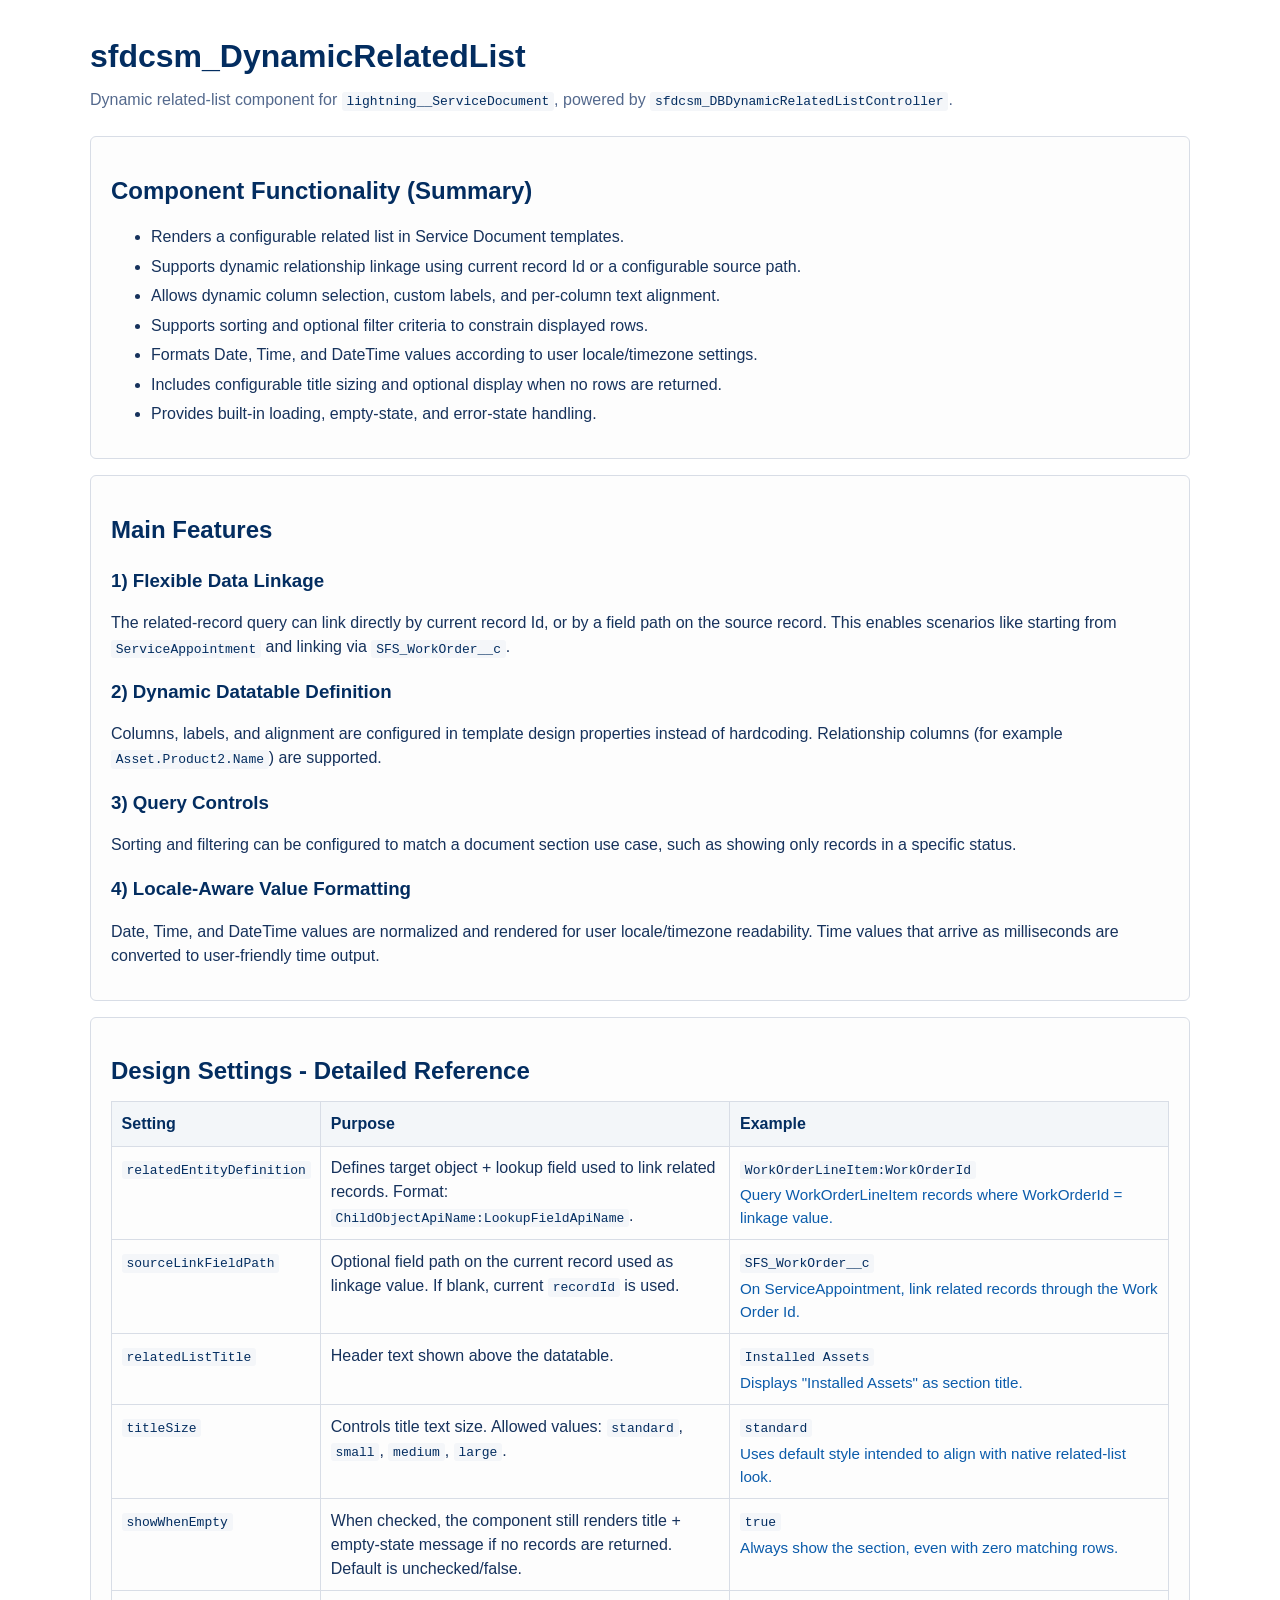
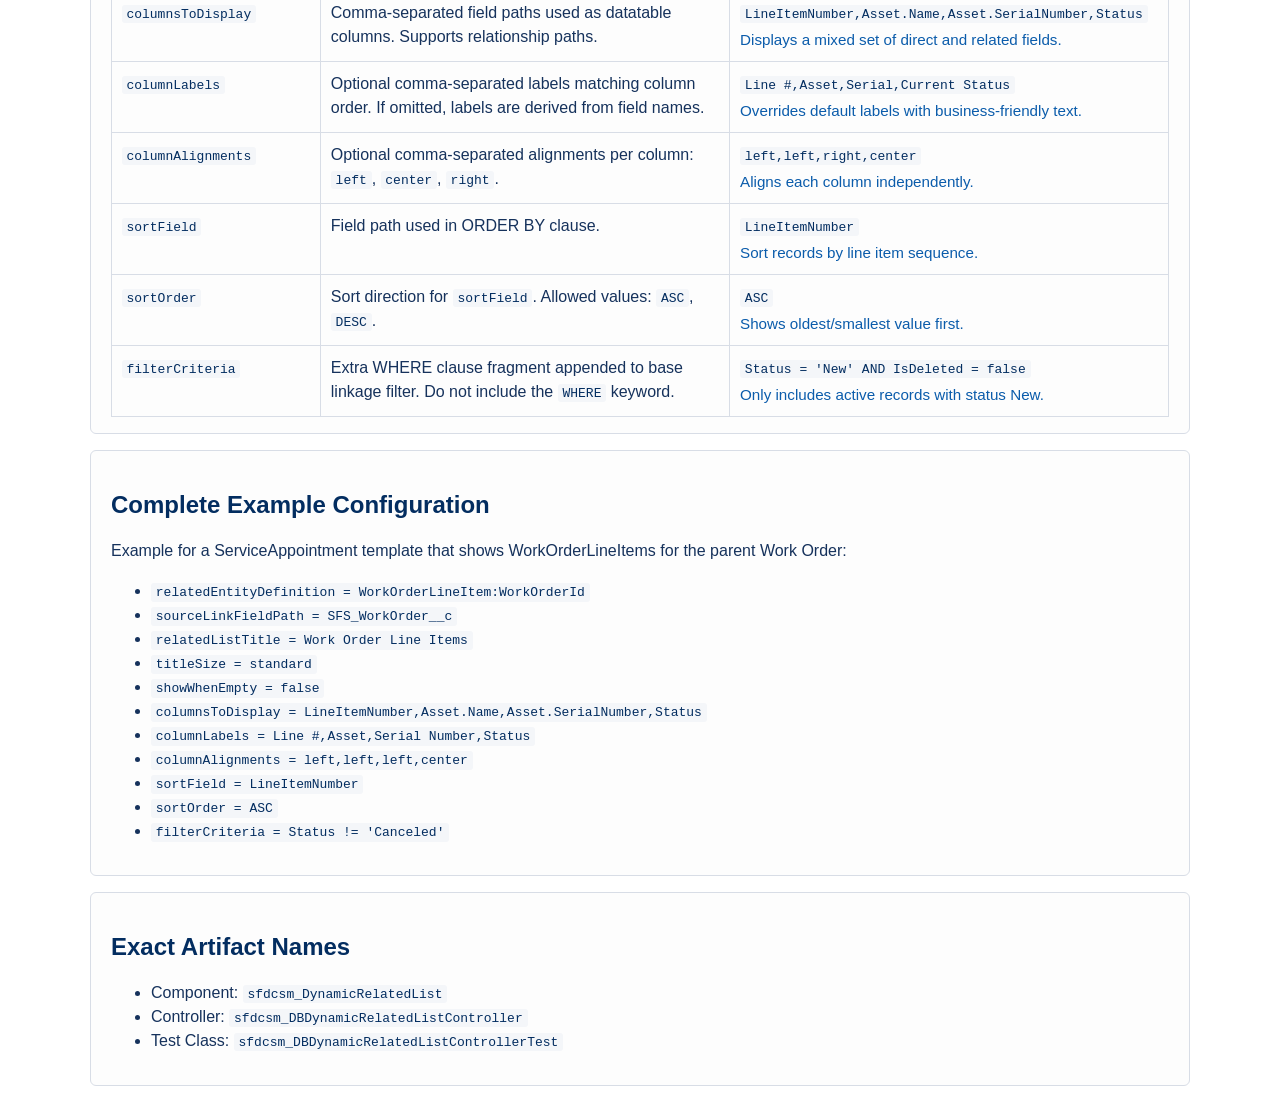
<file: force-app/main/default/lwc/sfdcsm_DynamicRelatedList/sfdcsm_DynamicRelatedList_Summary.html>
<!DOCTYPE html>
<html lang="en">
<head>
    <meta charset="UTF-8" />
    <meta name="viewport" content="width=device-width, initial-scale=1.0" />
    <title>sfdcsm_DynamicRelatedList - Component Summary</title>
    <style>
        body {
            font-family: Arial, sans-serif;
            line-height: 1.5;
            margin: 2rem auto;
            max-width: 1100px;
            padding: 0 1rem;
            color: #16325c;
            background: #ffffff;
        }

        h1, h2, h3 {
            color: #032d60;
            margin-bottom: 0.5rem;
        }

        .subtitle {
            color: #54698d;
            margin-top: 0;
            margin-bottom: 1.5rem;
        }

        .card {
            border: 1px solid #d8dde6;
            border-radius: 6px;
            padding: 1rem 1.25rem;
            margin-bottom: 1rem;
            background: #fdfdfd;
        }

        .feature-list li {
            margin-bottom: 0.35rem;
        }

        table {
            width: 100%;
            border-collapse: collapse;
            margin-top: 0.75rem;
        }

        th, td {
            border: 1px solid #d8dde6;
            padding: 0.6rem;
            vertical-align: top;
            text-align: left;
        }

        th {
            background: #f3f6f9;
            color: #032d60;
        }

        code {
            background: #f4f6f9;
            padding: 0.1rem 0.3rem;
            border-radius: 3px;
            color: #032d60;
        }

        .example {
            color: #0b5cab;
            font-size: 0.95rem;
            display: block;
            margin-top: 0.25rem;
        }
    </style>
</head>
<body>
    <h1>sfdcsm_DynamicRelatedList</h1>
    <p class="subtitle">
        Dynamic related-list component for <code>lightning__ServiceDocument</code>, powered by
        <code>sfdcsm_DBDynamicRelatedListController</code>.
    </p>

    <section class="card">
        <h2>Component Functionality (Summary)</h2>
        <ul class="feature-list">
            <li>Renders a configurable related list in Service Document templates.</li>
            <li>Supports dynamic relationship linkage using current record Id or a configurable source path.</li>
            <li>Allows dynamic column selection, custom labels, and per-column text alignment.</li>
            <li>Supports sorting and optional filter criteria to constrain displayed rows.</li>
            <li>Formats Date, Time, and DateTime values according to user locale/timezone settings.</li>
            <li>Includes configurable title sizing and optional display when no rows are returned.</li>
            <li>Provides built-in loading, empty-state, and error-state handling.</li>
        </ul>
    </section>

    <section class="card">
        <h2>Main Features</h2>
        <h3>1) Flexible Data Linkage</h3>
        <p>
            The related-record query can link directly by current record Id, or by a field path on the source record.
            This enables scenarios like starting from <code>ServiceAppointment</code> and linking via
            <code>SFS_WorkOrder__c</code>.
        </p>

        <h3>2) Dynamic Datatable Definition</h3>
        <p>
            Columns, labels, and alignment are configured in template design properties instead of hardcoding.
            Relationship columns (for example <code>Asset.Product2.Name</code>) are supported.
        </p>

        <h3>3) Query Controls</h3>
        <p>
            Sorting and filtering can be configured to match a document section use case, such as showing only records
            in a specific status.
        </p>

        <h3>4) Locale-Aware Value Formatting</h3>
        <p>
            Date, Time, and DateTime values are normalized and rendered for user locale/timezone readability.
            Time values that arrive as milliseconds are converted to user-friendly time output.
        </p>
    </section>

    <section class="card">
        <h2>Design Settings - Detailed Reference</h2>
        <table>
            <thead>
                <tr>
                    <th>Setting</th>
                    <th>Purpose</th>
                    <th>Example</th>
                </tr>
            </thead>
            <tbody>
                <tr>
                    <td><code>relatedEntityDefinition</code></td>
                    <td>
                        Defines target object + lookup field used to link related records.
                        Format: <code>ChildObjectApiName:LookupFieldApiName</code>.
                    </td>
                    <td>
                        <code>WorkOrderLineItem:WorkOrderId</code>
                        <span class="example">Query WorkOrderLineItem records where WorkOrderId = linkage value.</span>
                    </td>
                </tr>
                <tr>
                    <td><code>sourceLinkFieldPath</code></td>
                    <td>
                        Optional field path on the current record used as linkage value.
                        If blank, current <code>recordId</code> is used.
                    </td>
                    <td>
                        <code>SFS_WorkOrder__c</code>
                        <span class="example">On ServiceAppointment, link related records through the Work Order Id.</span>
                    </td>
                </tr>
                <tr>
                    <td><code>relatedListTitle</code></td>
                    <td>Header text shown above the datatable.</td>
                    <td>
                        <code>Installed Assets</code>
                        <span class="example">Displays "Installed Assets" as section title.</span>
                    </td>
                </tr>
                <tr>
                    <td><code>titleSize</code></td>
                    <td>Controls title text size. Allowed values: <code>standard</code>, <code>small</code>, <code>medium</code>, <code>large</code>.</td>
                    <td>
                        <code>standard</code>
                        <span class="example">Uses default style intended to align with native related-list look.</span>
                    </td>
                </tr>
                <tr>
                    <td><code>showWhenEmpty</code></td>
                    <td>
                        When checked, the component still renders title + empty-state message if no records are returned.
                        Default is unchecked/false.
                    </td>
                    <td>
                        <code>true</code>
                        <span class="example">Always show the section, even with zero matching rows.</span>
                    </td>
                </tr>
                <tr>
                    <td><code>columnsToDisplay</code></td>
                    <td>Comma-separated field paths used as datatable columns. Supports relationship paths.</td>
                    <td>
                        <code>LineItemNumber,Asset.Name,Asset.SerialNumber,Status</code>
                        <span class="example">Displays a mixed set of direct and related fields.</span>
                    </td>
                </tr>
                <tr>
                    <td><code>columnLabels</code></td>
                    <td>
                        Optional comma-separated labels matching column order.
                        If omitted, labels are derived from field names.
                    </td>
                    <td>
                        <code>Line #,Asset,Serial,Current Status</code>
                        <span class="example">Overrides default labels with business-friendly text.</span>
                    </td>
                </tr>
                <tr>
                    <td><code>columnAlignments</code></td>
                    <td>Optional comma-separated alignments per column: <code>left</code>, <code>center</code>, <code>right</code>.</td>
                    <td>
                        <code>left,left,right,center</code>
                        <span class="example">Aligns each column independently.</span>
                    </td>
                </tr>
                <tr>
                    <td><code>sortField</code></td>
                    <td>Field path used in ORDER BY clause.</td>
                    <td>
                        <code>LineItemNumber</code>
                        <span class="example">Sort records by line item sequence.</span>
                    </td>
                </tr>
                <tr>
                    <td><code>sortOrder</code></td>
                    <td>Sort direction for <code>sortField</code>. Allowed values: <code>ASC</code>, <code>DESC</code>.</td>
                    <td>
                        <code>ASC</code>
                        <span class="example">Shows oldest/smallest value first.</span>
                    </td>
                </tr>
                <tr>
                    <td><code>filterCriteria</code></td>
                    <td>
                        Extra WHERE clause fragment appended to base linkage filter.
                        Do not include the <code>WHERE</code> keyword.
                    </td>
                    <td>
                        <code>Status = 'New' AND IsDeleted = false</code>
                        <span class="example">Only includes active records with status New.</span>
                    </td>
                </tr>
            </tbody>
        </table>
    </section>

    <section class="card">
        <h2>Complete Example Configuration</h2>
        <p>
            Example for a ServiceAppointment template that shows WorkOrderLineItems for the parent Work Order:
        </p>
        <ul>
            <li><code>relatedEntityDefinition = WorkOrderLineItem:WorkOrderId</code></li>
            <li><code>sourceLinkFieldPath = SFS_WorkOrder__c</code></li>
            <li><code>relatedListTitle = Work Order Line Items</code></li>
            <li><code>titleSize = standard</code></li>
            <li><code>showWhenEmpty = false</code></li>
            <li><code>columnsToDisplay = LineItemNumber,Asset.Name,Asset.SerialNumber,Status</code></li>
            <li><code>columnLabels = Line #,Asset,Serial Number,Status</code></li>
            <li><code>columnAlignments = left,left,left,center</code></li>
            <li><code>sortField = LineItemNumber</code></li>
            <li><code>sortOrder = ASC</code></li>
            <li><code>filterCriteria = Status != 'Canceled'</code></li>
        </ul>
    </section>
    <section class="card">
        <h2>Exact Artifact Names</h2>
        <ul>
            <li>Component: <code>sfdcsm_DynamicRelatedList</code></li>
            <li>Controller: <code>sfdcsm_DBDynamicRelatedListController</code></li>
            <li>Test Class: <code>sfdcsm_DBDynamicRelatedListControllerTest</code></li>
        </ul>
    </section>
</body>
</html>
</file>
